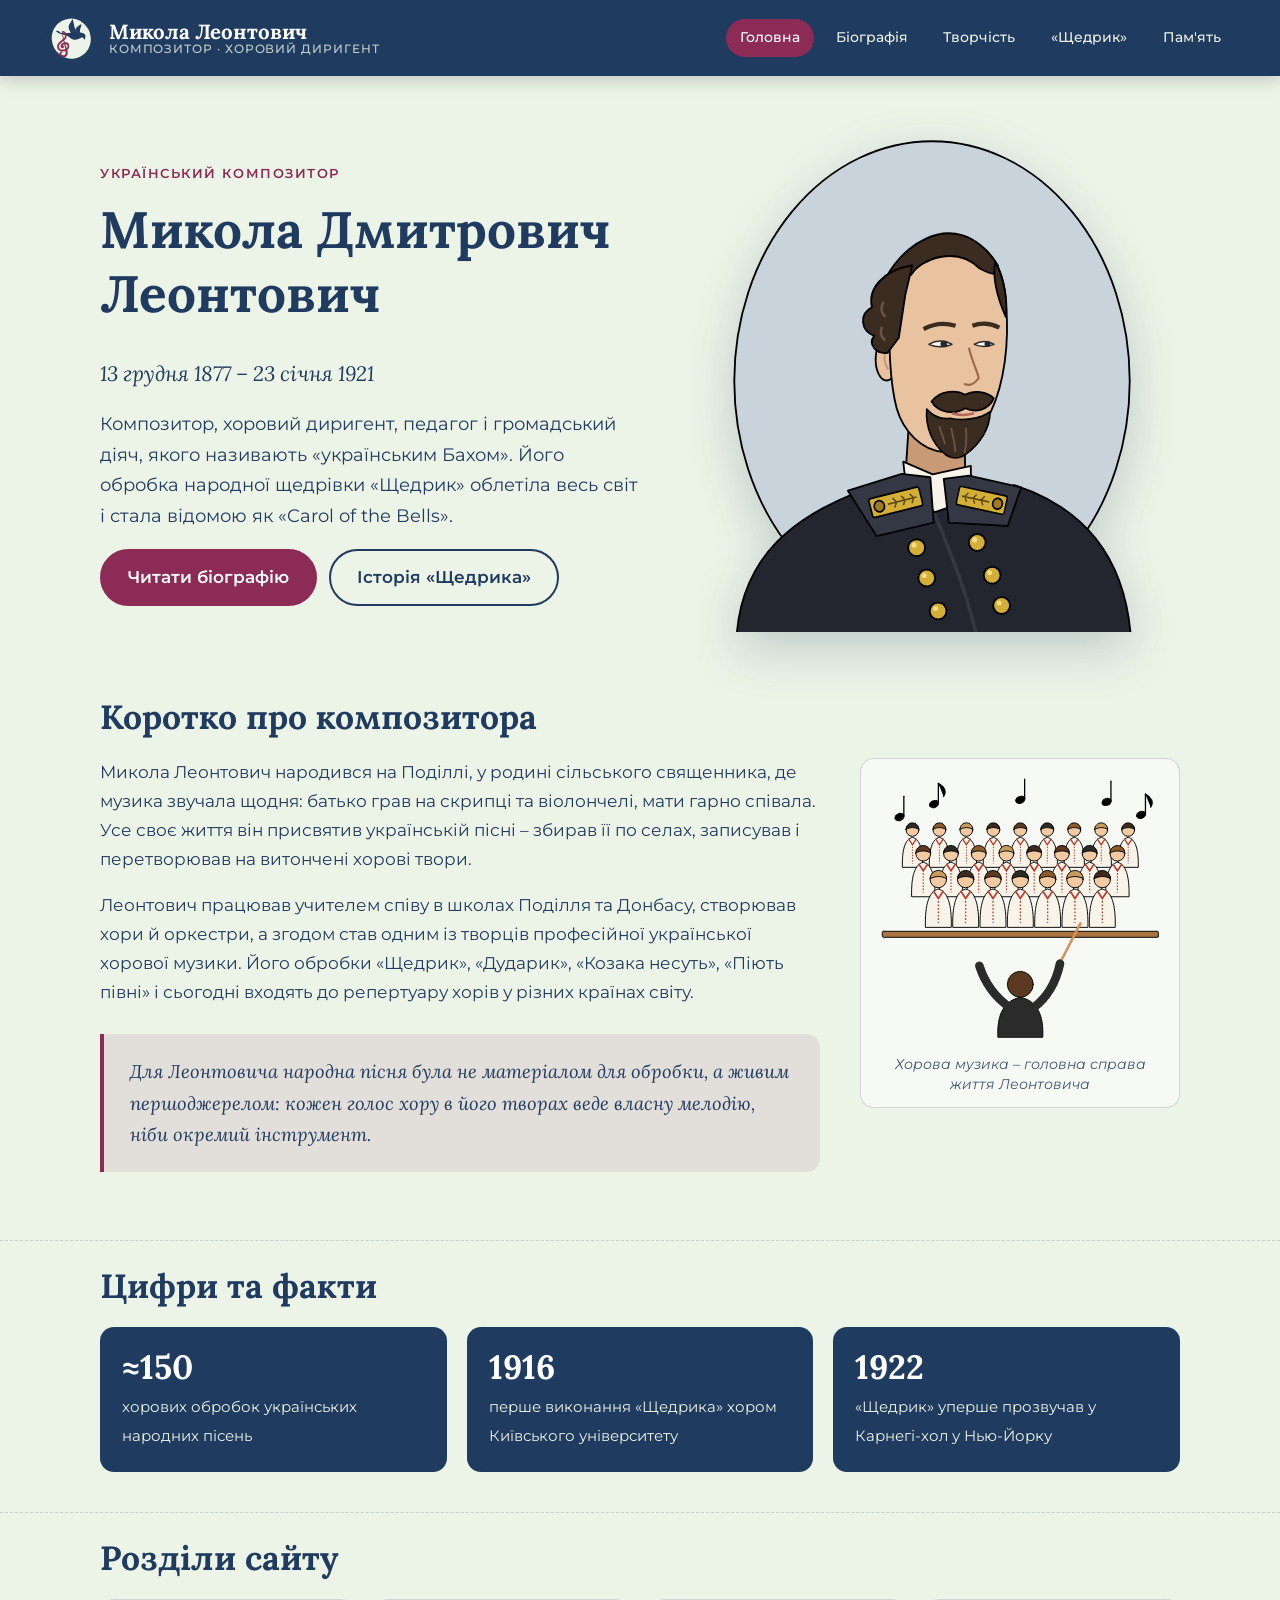
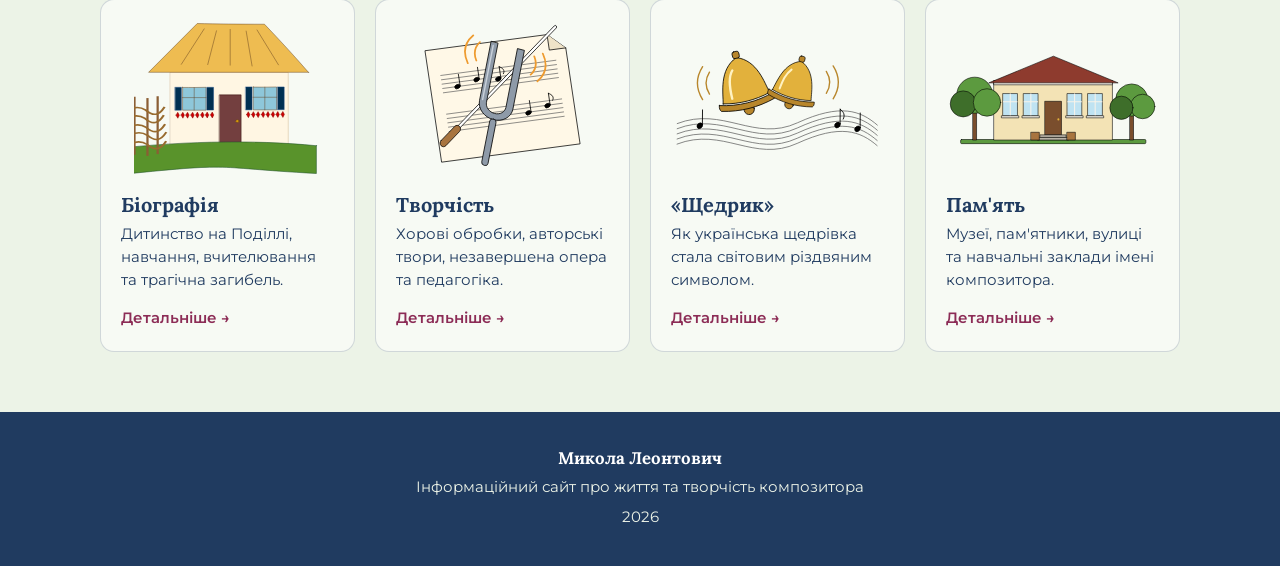
<file: index.html>
<!DOCTYPE html>
<html lang="uk">
<head>
  <meta charset="UTF-8">
  <meta name="viewport" content="width=device-width, initial-scale=1.0">
  <title>Микола Леонтович – головна</title>
  <meta name="description" content="Інформаційний сайт про українського композитора Миколу Леонтовича, автора «Щедрика».">
  <link rel="icon" href="favicon.png" type="image/png" sizes="180x180">
  <link rel="icon" href="logo.svg" type="image/svg+xml">
  <link rel="apple-touch-icon" href="favicon.png">
  <link rel="preconnect" href="https://fonts.googleapis.com">
  <link rel="preconnect" href="https://fonts.gstatic.com" crossorigin>
  <link href="https://fonts.googleapis.com/css2?family=Lora:ital,wght@0,500;0,700;1,500&family=Montserrat:wght@400;500;600;700&display=swap" rel="stylesheet">
  <link rel="stylesheet" href="css/style.css">
</head>
<body>

  <header class="header">
    <div class="container header__inner">
      <a href="index.html" class="brand">
        <img src="logo.svg" alt="Логотип сайту: ластівка зі скрипковим ключем">
        <span class="brand__name">Микола Леонтович <small>композитор · хоровий диригент</small></span>
      </a>
      <button class="burger" aria-label="Меню" aria-expanded="false"><span></span></button>
      <nav class="nav">
        <ul>
          <li><a href="index.html" class="active">Головна</a></li>
          <li><a href="biografiya.html">Біографія</a></li>
          <li><a href="tvorchist.html">Творчість</a></li>
          <li><a href="shchedryk.html">«Щедрик»</a></li>
          <li><a href="pamyat.html">Пам'ять</a></li>
        </ul>
      </nav>
    </div>
  </header>

  <main>
    <section class="hero">
      <div class="container hero__inner">
        <div>
          <span class="hero__eyebrow">Український композитор</span>
          <h1>Микола Дмитрович Леонтович</h1>
          <p class="hero__dates">13 грудня 1877 – 23 січня 1921</p>
          <p class="hero__lead">
            Композитор, хоровий диригент, педагог і громадський діяч, якого називають
            «українським Бахом». Його обробка народної щедрівки «Щедрик» облетіла весь світ
            і стала відомою як «Carol of the Bells».
          </p>
          <div class="btn-row">
            <a href="biografiya.html" class="btn">Читати біографію</a>
            <a href="shchedryk.html" class="btn btn--ghost">Історія «Щедрика»</a>
          </div>
        </div>
        <figure class="hero__photo hero__photo--art">
          <img src="portret.svg" alt="Ілюстрований портрет Миколи Леонтовича у формі викладача">
        </figure>
      </div>
    </section>

    <section class="section">
      <div class="container">
        <h2>Коротко про композитора</h2>
        <div class="split">
          <div>
            <p>
              Микола Леонтович народився на Поділлі, у родині сільського священника, де музика
              звучала щодня: батько грав на скрипці та віолончелі, мати гарно співала.
              Усе своє життя він присвятив українській пісні – збирав її по селах, записував
              і перетворював на витончені хорові твори.
            </p>
            <p>
              Леонтович працював учителем співу в школах Поділля та Донбасу, створював хори
              й оркестри, а згодом став одним із творців професійної української хорової
              музики. Його обробки «Щедрик», «Дударик», «Козака несуть», «Піють півні»
              і сьогодні входять до репертуару хорів у різних країнах світу.
            </p>
            <div class="quote">
              Для Леонтовича народна пісня була не матеріалом для обробки, а живим першоджерелом:
              кожен голос хору в його творах веде власну мелодію, ніби окремий інструмент.
            </div>
          </div>
          <figure class="figure">
            <img src="hor.svg" alt="Хор і диригент">
            <figcaption>Хорова музика – головна справа життя Леонтовича</figcaption>
          </figure>
        </div>
      </div>
    </section>

    <section class="section">
      <div class="container">
        <h2>Цифри та факти</h2>
        <div class="facts">
          <div class="fact"><strong>≈150</strong><span>хорових обробок українських народних пісень</span></div>
          <div class="fact"><strong>1916</strong><span>перше виконання «Щедрика» хором Київського університету</span></div>
          <div class="fact"><strong>1922</strong><span>«Щедрик» уперше прозвучав у Карнегі-хол у Нью-Йорку</span></div>
        </div>
      </div>
    </section>

    <section class="section">
      <div class="container">
        <h2>Розділи сайту</h2>
        <div class="cards">
          <a href="biografiya.html" class="card">
            <img src="hata.svg" alt="Українська хата">
            <h3>Біографія</h3>
            <p>Дитинство на Поділлі, навчання, вчителювання та трагічна загибель.</p>
            <span class="card__more">Детальніше →</span>
          </a>
          <a href="tvorchist.html" class="card">
            <img src="kamerton.svg" alt="Камертон і ноти">
            <h3>Творчість</h3>
            <p>Хорові обробки, авторські твори, незавершена опера та педагогіка.</p>
            <span class="card__more">Детальніше →</span>
          </a>
          <a href="shchedryk.html" class="card">
            <img src="dzvony.svg" alt="Дзвони і ноти">
            <h3>«Щедрик»</h3>
            <p>Як українська щедрівка стала світовим різдвяним символом.</p>
            <span class="card__more">Детальніше →</span>
          </a>
          <a href="pamyat.html" class="card">
            <img src="muzei.svg" alt="Будинок-музей">
            <h3>Пам'ять</h3>
            <p>Музеї, пам'ятники, вулиці та навчальні заклади імені композитора.</p>
            <span class="card__more">Детальніше →</span>
          </a>
        </div>
      </div>
    </section>
  </main>

  <footer class="footer">
    <div class="container footer__inner">
      <h3>Микола Леонтович</h3>
      <p>Інформаційний сайт про життя та творчість композитора</p>
      <p> 2026</p>
    </div>
  </footer>

  <button class="to-top" aria-label="Вгору">↑</button>
  <script src="js/main.js"></script>
</body>
</html>
</file>
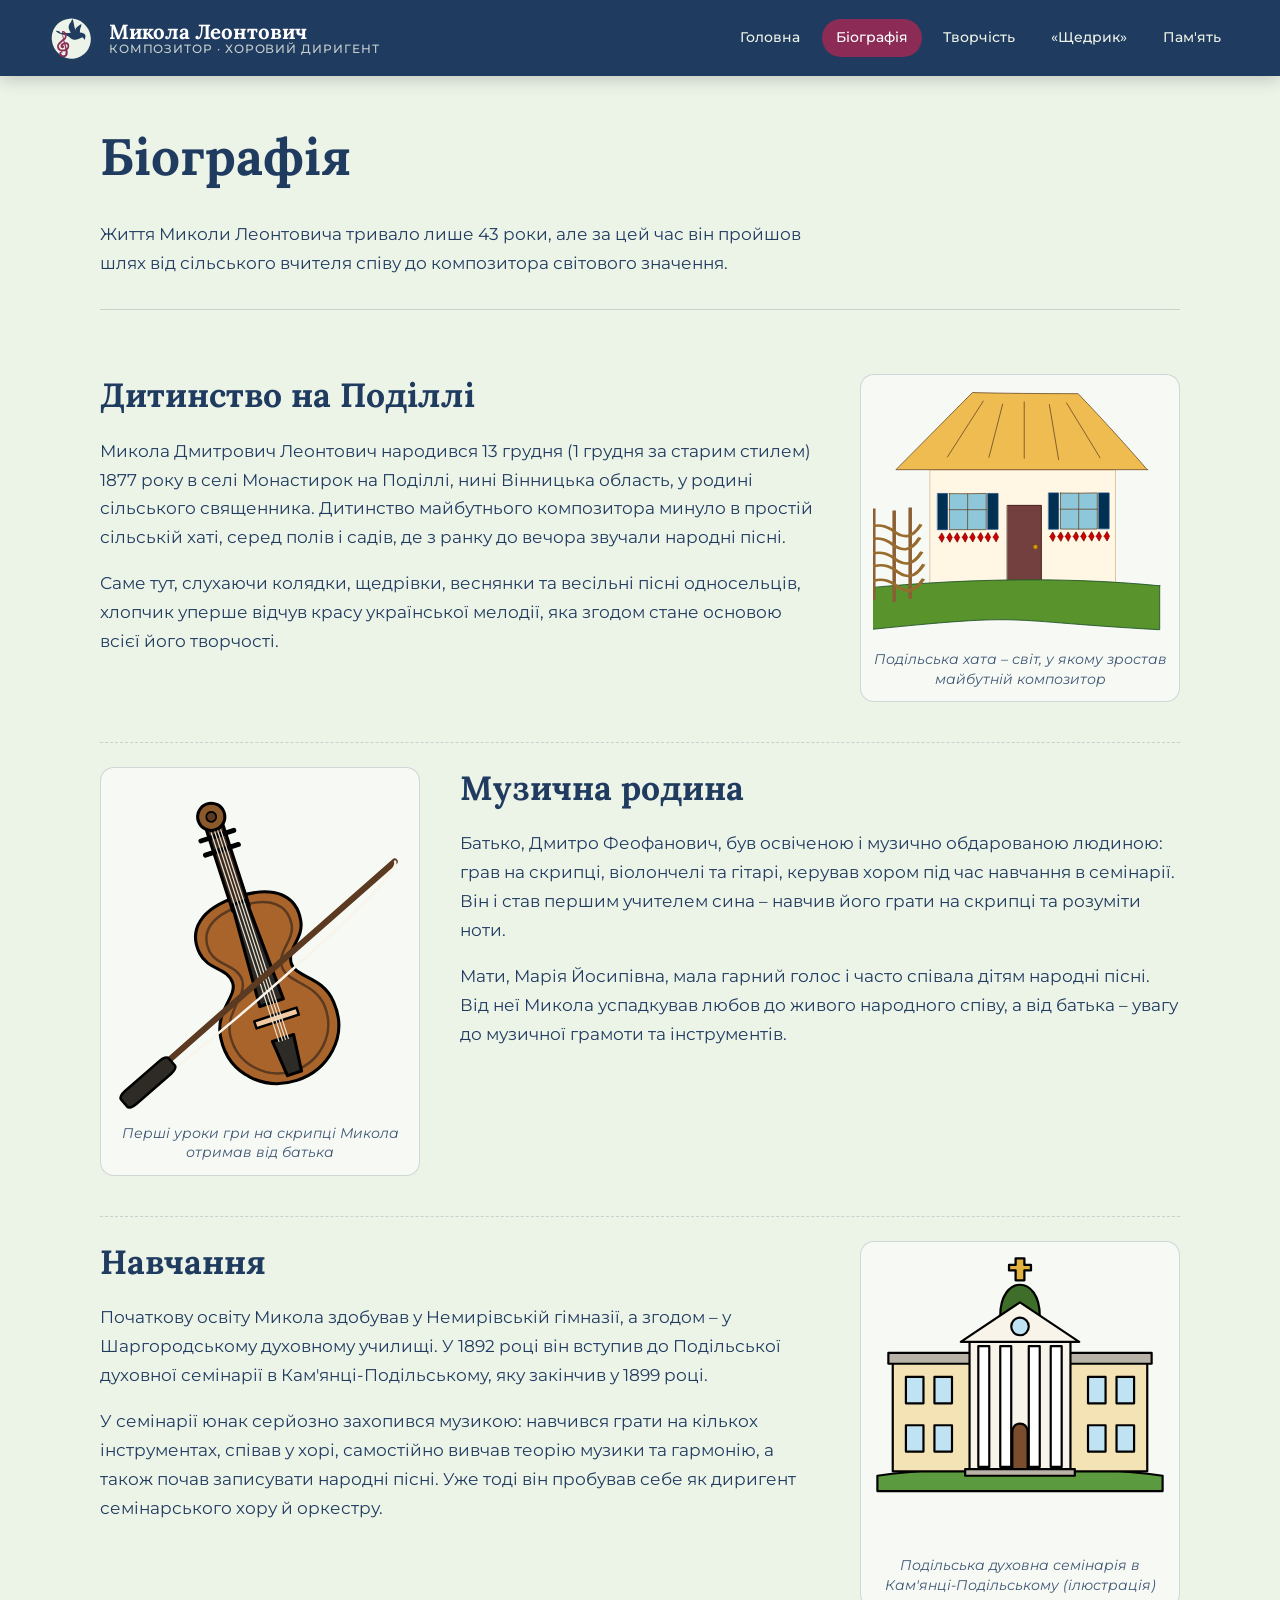
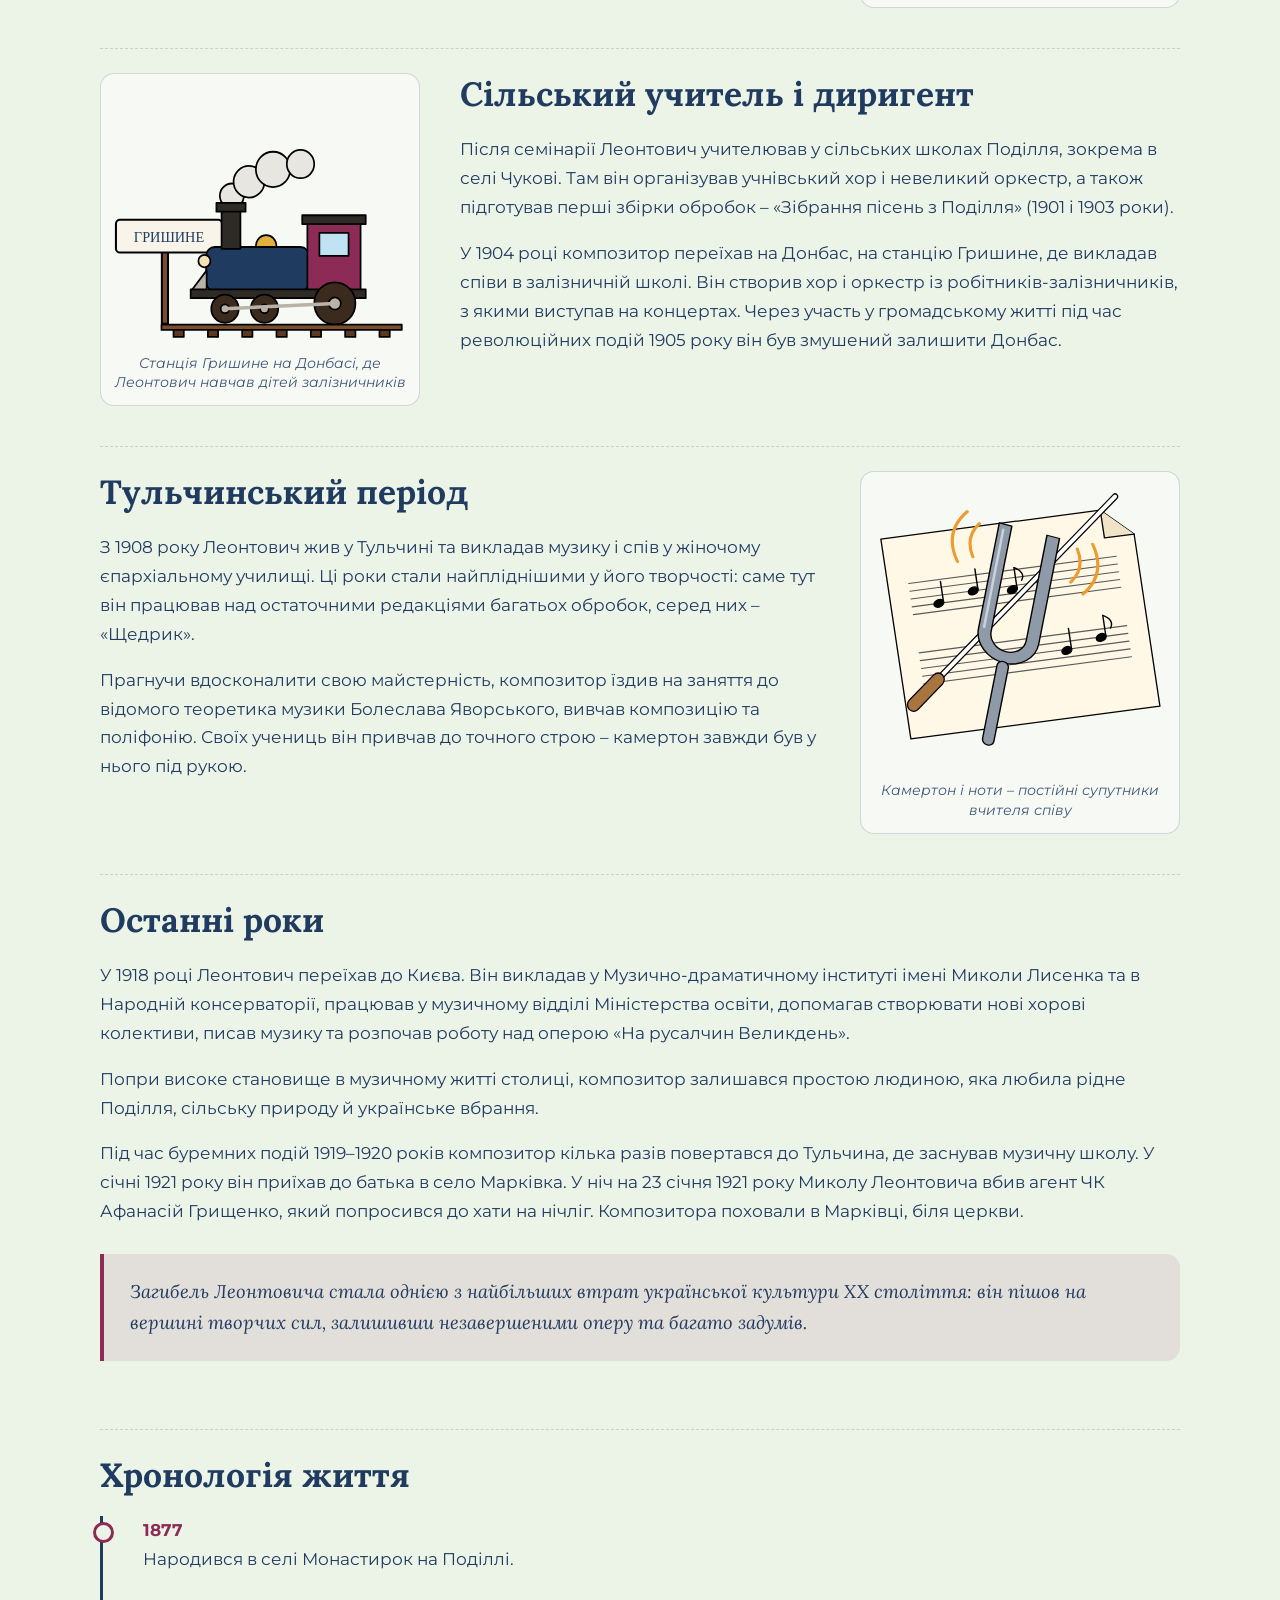
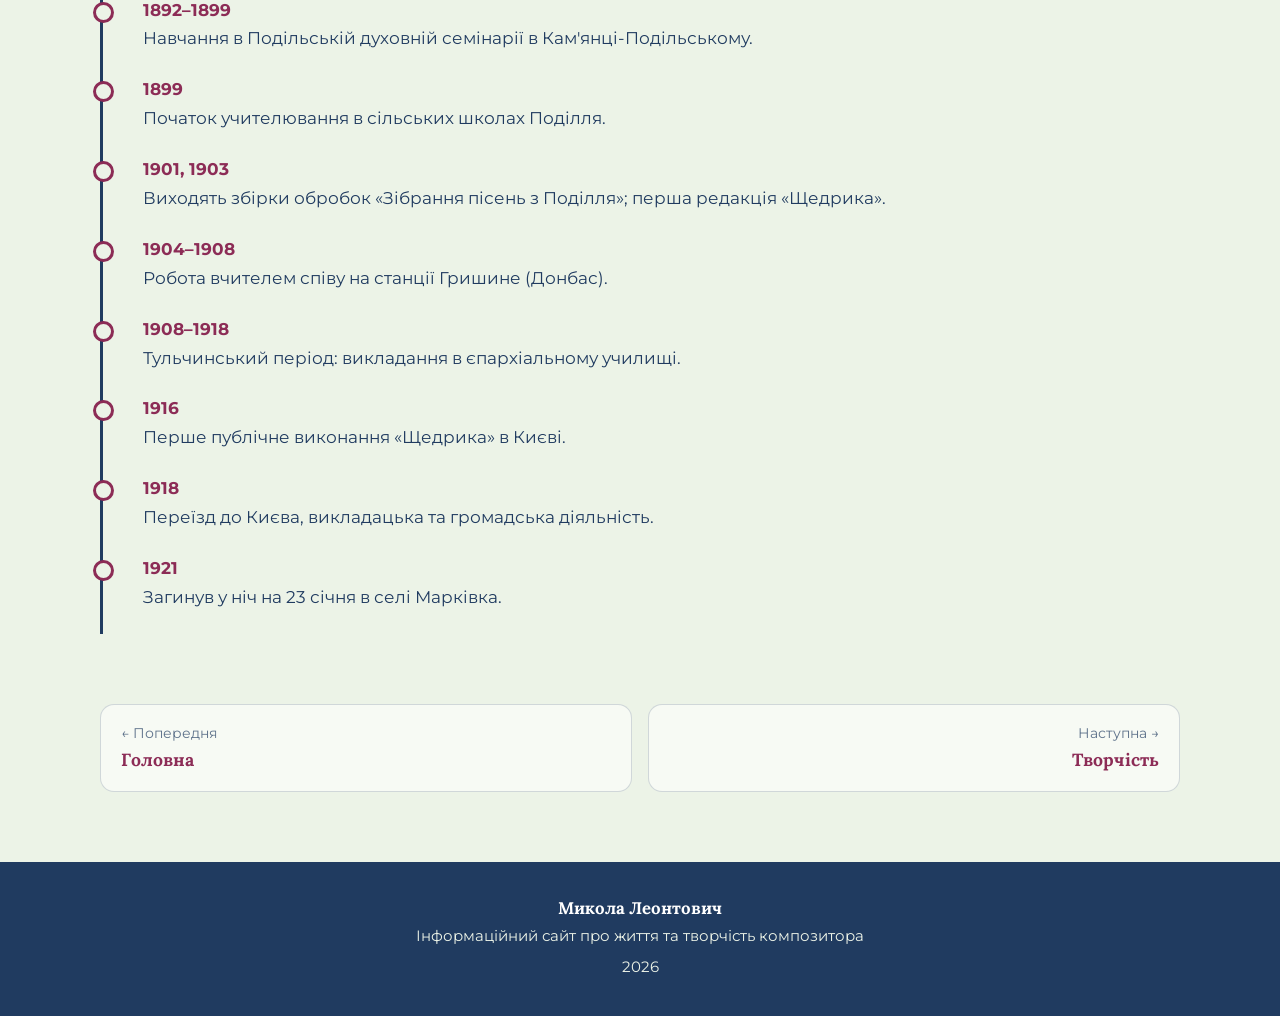
<file: biografiya.html>
<!DOCTYPE html>
<html lang="uk">
<head>
  <meta charset="UTF-8">
  <meta name="viewport" content="width=device-width, initial-scale=1.0">
  <title>Біографія – Микола Леонтович</title>
  <meta name="description" content="Біографія Миколи Леонтовича: дитинство, навчання, вчителювання, останні роки життя.">
  <link rel="icon" href="favicon.png" type="image/png" sizes="180x180">
  <link rel="icon" href="logo.svg" type="image/svg+xml">
  <link rel="apple-touch-icon" href="favicon.png">
  <link rel="preconnect" href="https://fonts.googleapis.com">
  <link rel="preconnect" href="https://fonts.gstatic.com" crossorigin>
  <link href="https://fonts.googleapis.com/css2?family=Lora:ital,wght@0,500;0,700;1,500&family=Montserrat:wght@400;500;600;700&display=swap" rel="stylesheet">
  <link rel="stylesheet" href="css/style.css">
</head>
<body>

  <header class="header">
    <div class="container header__inner">
      <a href="index.html" class="brand">
        <img src="logo.svg" alt="Логотип сайту: ластівка зі скрипковим ключем">
        <span class="brand__name">Микола Леонтович <small>композитор · хоровий диригент</small></span>
      </a>
      <button class="burger" aria-label="Меню" aria-expanded="false"><span></span></button>
      <nav class="nav">
        <ul>
          <li><a href="index.html">Головна</a></li>
          <li><a href="biografiya.html" class="active">Біографія</a></li>
          <li><a href="tvorchist.html">Творчість</a></li>
          <li><a href="shchedryk.html">«Щедрик»</a></li>
          <li><a href="pamyat.html">Пам'ять</a></li>
        </ul>
      </nav>
    </div>
  </header>

  <main class="container">
    <div class="page-head page-head--split">
      <div>
        <h1>Біографія</h1>
        <p>Життя Миколи Леонтовича тривало лише 43 роки, але за цей час він пройшов шлях від
          сільського вчителя співу до композитора світового значення.</p>
      </div>
     
    </div>

    <section class="section" id="dytynstvo">
      <div class="split">
        <div>
          <h2>Дитинство на Поділлі</h2>
          <p>
            Микола Дмитрович Леонтович народився 13 грудня (1 грудня за старим стилем) 1877 року
            в селі Монастирок на Поділлі, нині Вінницька область, у родині сільського священника.
            Дитинство майбутнього композитора минуло в простій сільській хаті, серед полів і садів,
            де з ранку до вечора звучали народні пісні.
          </p>
          <p>
            Саме тут, слухаючи колядки, щедрівки, веснянки та весільні пісні односельців,
            хлопчик уперше відчув красу української мелодії, яка згодом стане основою всієї його
            творчості.
          </p>
        </div>
        <figure class="figure">
          <img src="hata.svg" alt="Українська хата з квітучим тином">
          <figcaption>Подільська хата – світ, у якому зростав майбутній композитор</figcaption>
        </figure>
      </div>
    </section>

    <section class="section" id="rodyna">
      <div class="split split--reverse">
        <figure class="figure">
          <img src="skrypka.svg" alt="Скрипка зі смичком">
          <figcaption>Перші уроки гри на скрипці Микола отримав від батька</figcaption>
        </figure>
        <div>
          <h2>Музична родина</h2>
          <p>
            Батько, Дмитро Феофанович, був освіченою і музично обдарованою людиною: грав на скрипці,
            віолончелі та гітарі, керував хором під час навчання в семінарії. Він і став першим
            учителем сина – навчив його грати на скрипці та розуміти ноти.
          </p>
          <p>
            Мати, Марія Йосипівна, мала гарний голос і часто співала дітям народні пісні.
            Від неї Микола успадкував любов до живого народного співу, а від батька – увагу
            до музичної грамоти та інструментів.
          </p>
        </div>
      </div>
    </section>

    <section class="section" id="navchannya">
      <div class="split">
        <div>
          <h2>Навчання</h2>
          <p>
            Початкову освіту Микола здобував у Немирівській гімназії, а згодом – у Шаргородському
            духовному училищі. У 1892 році він вступив до Подільської духовної семінарії
            в Кам'янці-Подільському, яку закінчив у 1899 році.
          </p>
          <p>
            У семінарії юнак серйозно захопився музикою: навчився грати на кількох інструментах,
            співав у хорі, самостійно вивчав теорію музики та гармонію, а також почав записувати
            народні пісні. Уже тоді він пробував себе як диригент семінарського хору й оркестру.
          </p>
        </div>
        <figure class="figure">
          <img src="seminariya.svg" alt="Будівля семінарії та розгорнута книга">
          <figcaption>Подільська духовна семінарія в Кам'янці-Подільському (ілюстрація)</figcaption>
        </figure>
      </div>
    </section>

    <section class="section" id="vchytel">
      <div class="split split--reverse">
        <figure class="figure">
          <img src="potyag.svg" alt="Паротяг на станції Гришине">
          <figcaption>Станція Гришине на Донбасі, де Леонтович навчав дітей залізничників</figcaption>
        </figure>
        <div>
          <h2>Сільський учитель і диригент</h2>
          <p>
            Після семінарії Леонтович учителював у сільських школах Поділля, зокрема в селі Чукові.
            Там він організував учнівський хор і невеликий оркестр, а також підготував перші
            збірки обробок – «Зібрання пісень з Поділля» (1901 і 1903 роки).
          </p>
          <p>
            У 1904 році композитор переїхав на Донбас, на станцію Гришине, де викладав співи
            в залізничній школі. Він створив хор і оркестр із робітників-залізничників, з якими
            виступав на концертах. Через участь у громадському житті під час революційних подій
            1905 року він був змушений залишити Донбас.
          </p>
        </div>
      </div>
    </section>

    <section class="section" id="tulchyn">
      <div class="split">
        <div>
          <h2>Тульчинський період</h2>
          <p>
            З 1908 року Леонтович жив у Тульчині та викладав музику і спів у жіночому єпархіальному
            училищі. Ці роки стали найпліднішими у його творчості: саме тут він працював над
            остаточними редакціями багатьох обробок, серед них – «Щедрик».
          </p>
          <p>
            Прагнучи вдосконалити свою майстерність, композитор їздив на заняття до відомого
            теоретика музики Болеслава Яворського, вивчав композицію та поліфонію. Своїх учениць
            він привчав до точного строю – камертон завжди був у нього під рукою.
          </p>
        </div>
        <figure class="figure">
          <img src="kamerton.svg" alt="Камертон, диригентська паличка і ноти">
          <figcaption>Камертон і ноти – постійні супутники вчителя співу</figcaption>
        </figure>
      </div>
    </section>

    <section class="section" id="ostanni-roky">
      
        <div>
          <h2>Останні роки</h2>
          <p>
            У 1918 році Леонтович переїхав до Києва. Він викладав у Музично-драматичному інституті
            імені Миколи Лисенка та в Народній консерваторії, працював у музичному відділі
            Міністерства освіти, допомагав створювати нові хорові колективи, писав музику та
            розпочав роботу над оперою «На русалчин Великдень».
          </p>
          <p>
            Попри високе становище в музичному житті столиці, композитор залишався простою
            людиною, яка любила рідне Поділля, сільську природу й українське вбрання.
          </p>
        </div>
        
      
      <p>
        Під час буремних подій 1919–1920 років композитор кілька разів повертався до Тульчина,
        де заснував музичну школу. У січні 1921 року він приїхав до батька в село Марківка.
        У ніч на 23 січня 1921 року Миколу Леонтовича вбив агент ЧК Афанасій Грищенко, який
        попросився до хати на нічліг. Композитора поховали в Марківці, біля церкви.
      </p>
      <div class="quote">
        Загибель Леонтовича стала однією з найбільших втрат української культури XX століття:
        він пішов на вершині творчих сил, залишивши незавершеними оперу та багато задумів.
      </div>
    </section>

    <section class="section" id="khronologiya">
      <h2>Хронологія життя</h2>
      <ol class="timeline">
        <li><time>1877</time>Народився в селі Монастирок на Поділлі.</li>
        <li><time>1892–1899</time>Навчання в Подільській духовній семінарії в Кам'янці-Подільському.</li>
        <li><time>1899</time>Початок учителювання в сільських школах Поділля.</li>
        <li><time>1901, 1903</time>Виходять збірки обробок «Зібрання пісень з Поділля»; перша редакція «Щедрика».</li>
        <li><time>1904–1908</time>Робота вчителем співу на станції Гришине (Донбас).</li>
        <li><time>1908–1918</time>Тульчинський період: викладання в єпархіальному училищі.</li>
        <li><time>1916</time>Перше публічне виконання «Щедрика» в Києві.</li>
        <li><time>1918</time>Переїзд до Києва, викладацька та громадська діяльність.</li>
        <li><time>1921</time>Загинув у ніч на 23 січня в селі Марківка.</li>
      </ol>
    </section>

    <nav class="pager">
      <a href="index.html"><small>← Попередня</small><b>Головна</b></a>
      <a href="tvorchist.html" class="next"><small>Наступна →</small><b>Творчість</b></a>
    </nav>
  </main>

  <footer class="footer">
    <div class="container footer__inner">
      <h3>Микола Леонтович</h3>
      <p>Інформаційний сайт про життя та творчість композитора</p>
      <p> 2026</p>
    </div>
  </footer>

  <button class="to-top" aria-label="Вгору">↑</button>
  <script src="js/main.js"></script>
</body>
</html>
</file>
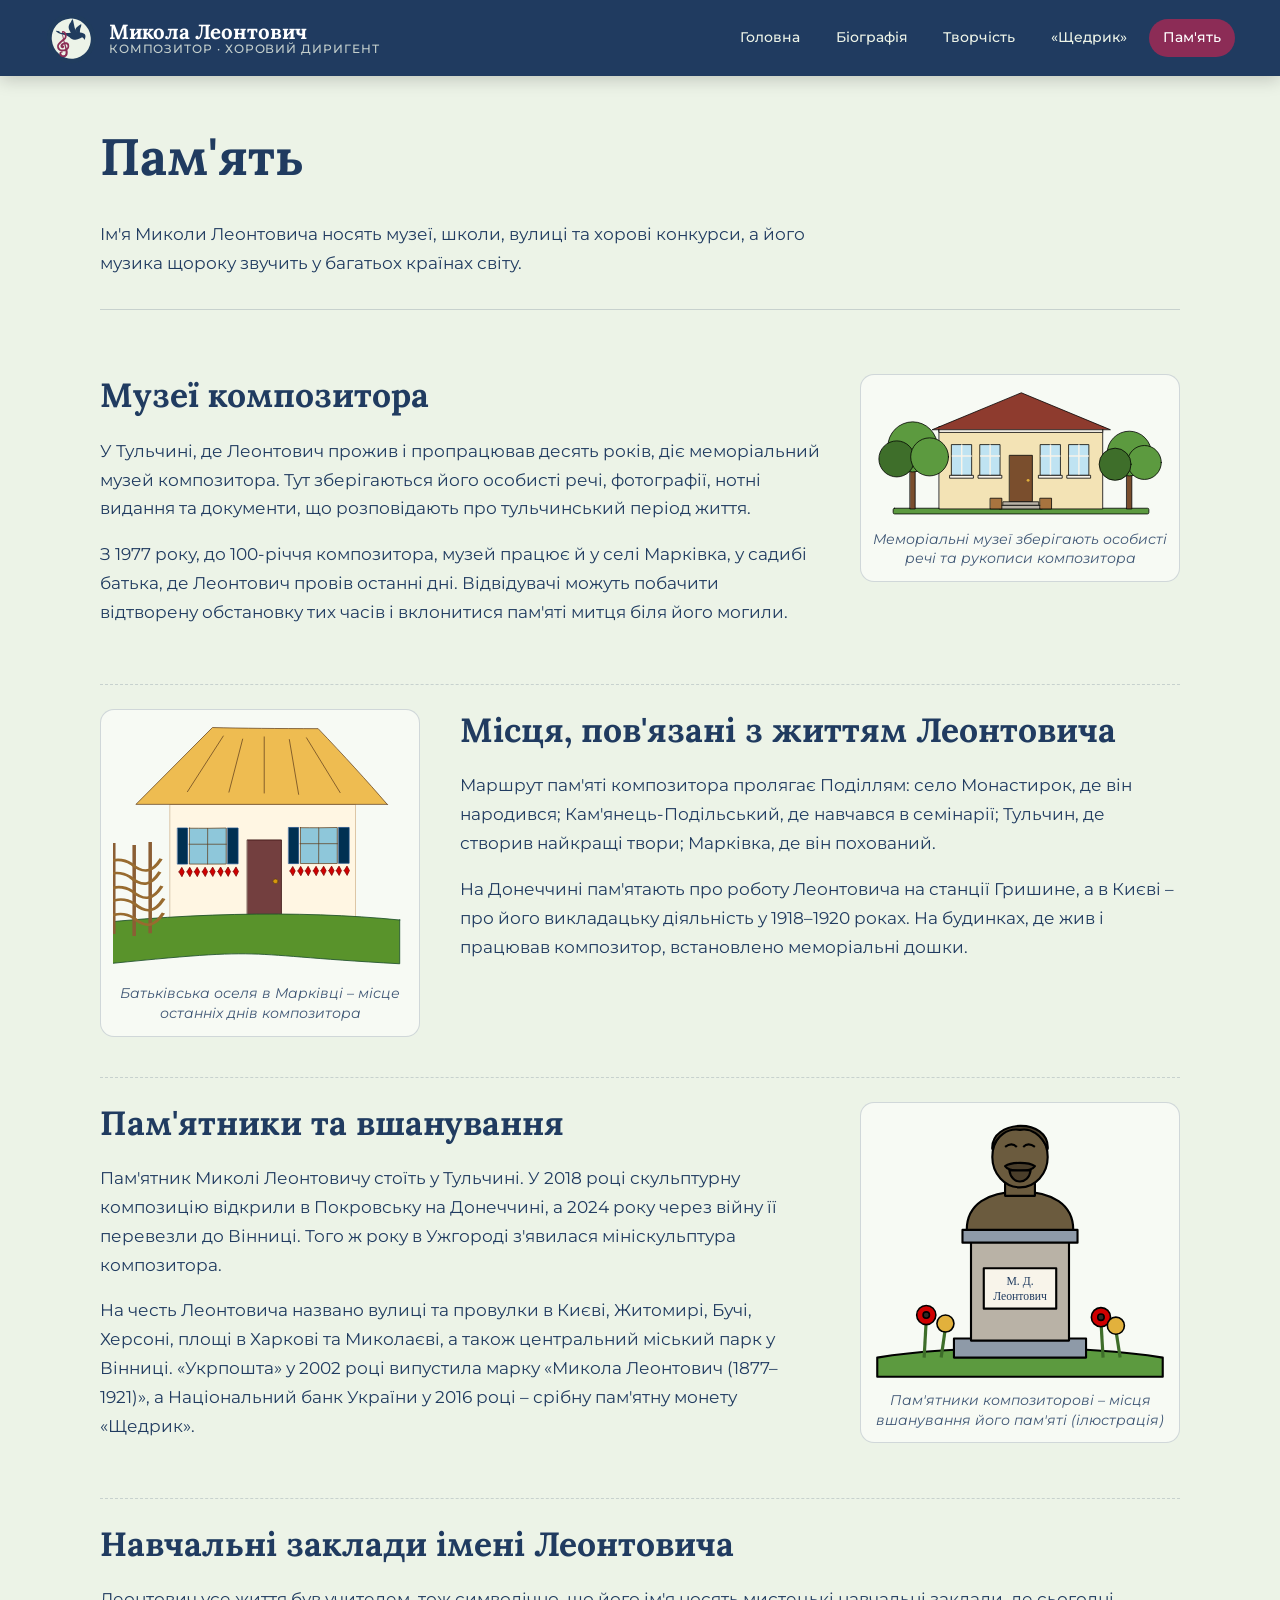
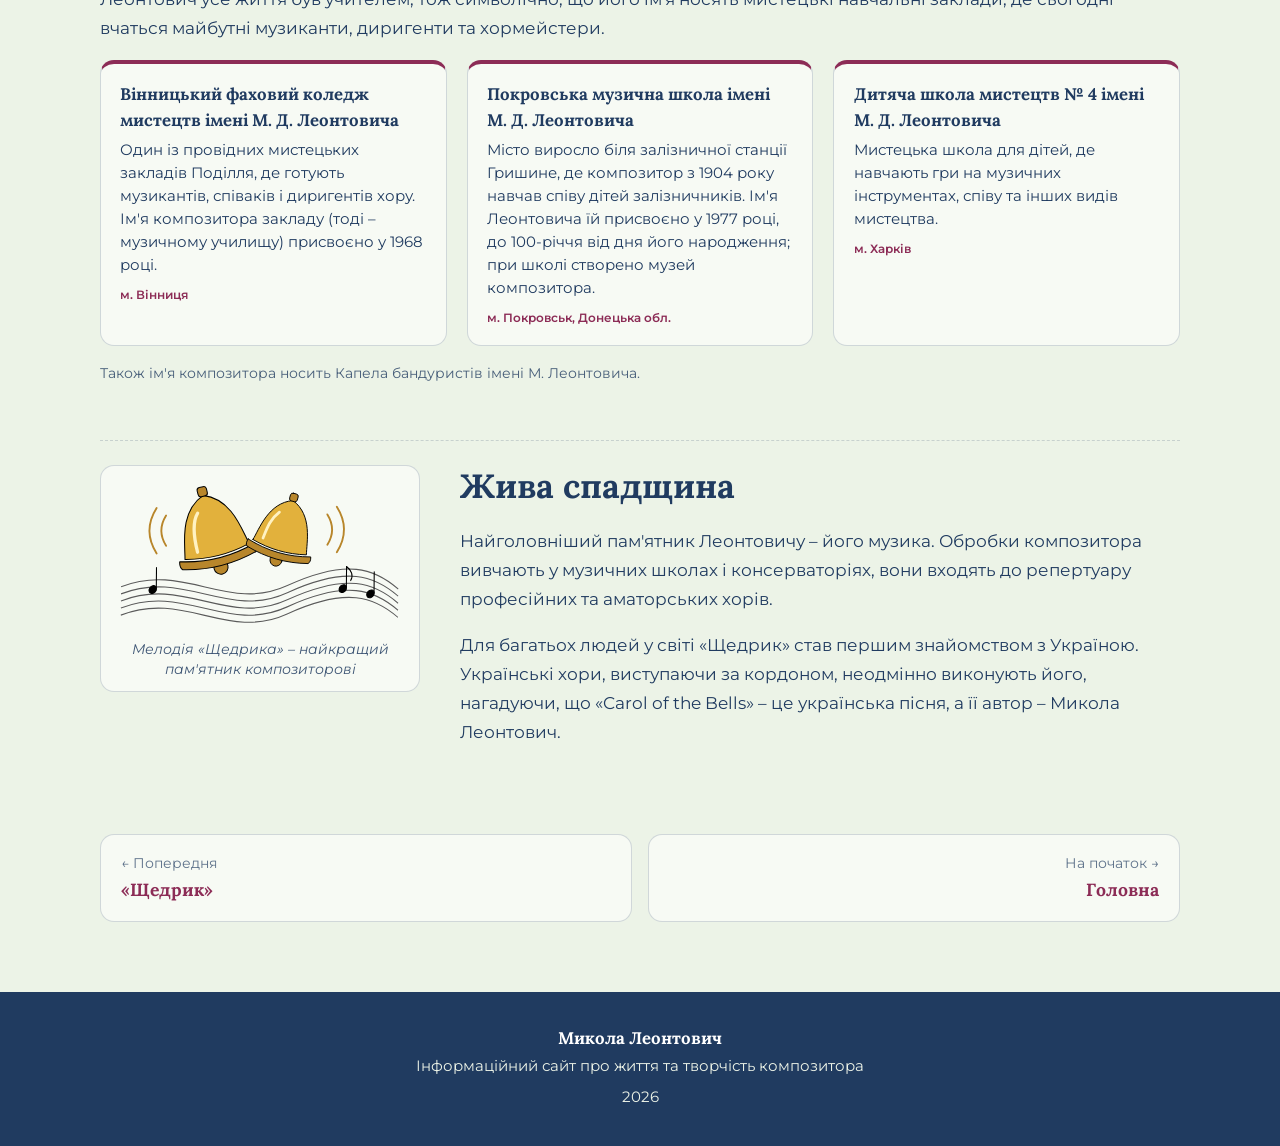
<file: pamyat.html>
<!DOCTYPE html>
<html lang="uk">
<head>
  <meta charset="UTF-8">
  <meta name="viewport" content="width=device-width, initial-scale=1.0">
  <title>Пам'ять – Микола Леонтович</title>
  <meta name="description" content="Вшанування пам'яті Миколи Леонтовича: музеї, пам'ятники, вулиці, навчальні заклади.">
  <link rel="icon" href="favicon.png" type="image/png" sizes="180x180">
  <link rel="icon" href="logo.svg" type="image/svg+xml">
  <link rel="apple-touch-icon" href="favicon.png">
  <link rel="preconnect" href="https://fonts.googleapis.com">
  <link rel="preconnect" href="https://fonts.gstatic.com" crossorigin>
  <link href="https://fonts.googleapis.com/css2?family=Lora:ital,wght@0,500;0,700;1,500&family=Montserrat:wght@400;500;600;700&display=swap" rel="stylesheet">
  <link rel="stylesheet" href="css/style.css">
</head>
<body>

  <header class="header">
    <div class="container header__inner">
      <a href="index.html" class="brand">
        <img src="logo.svg" alt="Логотип сайту: ластівка зі скрипковим ключем">
        <span class="brand__name">Микола Леонтович <small>композитор · хоровий диригент</small></span>
      </a>
      <button class="burger" aria-label="Меню" aria-expanded="false"><span></span></button>
      <nav class="nav">
        <ul>
          <li><a href="index.html">Головна</a></li>
          <li><a href="biografiya.html">Біографія</a></li>
          <li><a href="tvorchist.html">Творчість</a></li>
          <li><a href="shchedryk.html">«Щедрик»</a></li>
          <li><a href="pamyat.html" class="active">Пам'ять</a></li>
        </ul>
      </nav>
    </div>
  </header>

  <main class="container">
    <div class="page-head">
      <h1>Пам'ять</h1>
      <p>Ім'я Миколи Леонтовича носять музеї, школи, вулиці та хорові конкурси, а його музика
        щороку звучить у багатьох країнах світу.</p>
    </div>

    <section class="section" id="muzei">
      <div class="split">
        <div>
          <h2>Музеї композитора</h2>
          <p>
            У Тульчині, де Леонтович прожив і пропрацював десять років, діє меморіальний
            музей композитора. Тут зберігаються його особисті речі, фотографії, нотні видання
            та документи, що розповідають про тульчинський період життя.
          </p>
          <p>
            З 1977 року, до 100-річчя композитора, музей працює й у селі Марківка, у садибі батька, де Леонтович
            провів останні дні. Відвідувачі можуть побачити відтворену обстановку тих часів
            і вклонитися пам'яті митця біля його могили.
          </p>
        </div>
        <figure class="figure">
          <img src="muzei.svg" alt="Будинок-музей серед дерев">
          <figcaption>Меморіальні музеї зберігають особисті речі та рукописи композитора</figcaption>
        </figure>
      </div>
    </section>

    <section class="section" id="markivka">
      <div class="split split--reverse">
        <figure class="figure">
          <img src="hata.svg" alt="Українська хата">
          <figcaption>Батьківська оселя в Марківці – місце останніх днів композитора</figcaption>
        </figure>
        <div>
          <h2>Місця, пов'язані з життям Леонтовича</h2>
          <p>
            Маршрут пам'яті композитора пролягає Поділлям: село Монастирок, де він народився;
            Кам'янець-Подільський, де навчався в семінарії; Тульчин, де створив найкращі твори;
            Марківка, де він похований.
          </p>
          <p>
            На Донеччині пам'ятають про роботу Леонтовича на станції Гришине, а в Києві –
            про його викладацьку діяльність у 1918–1920 роках. На будинках, де жив і працював
            композитор, встановлено меморіальні дошки.
          </p>
        </div>
      </div>
    </section>

    <section class="section" id="pamyatnyky">
      <div class="split">
        <div>
          <h2>Пам'ятники та вшанування</h2>
          <p>
            Пам'ятник Миколі Леонтовичу стоїть у Тульчині. У 2018 році скульптурну композицію
            відкрили в Покровську на Донеччині, а 2024 року через війну її перевезли до Вінниці.
            Того ж року в Ужгороді з'явилася мініскульптура композитора.
          </p>
          <p>
            На честь Леонтовича названо вулиці та провулки в Києві, Житомирі, Бучі, Херсоні,
            площі в Харкові та Миколаєві, а також центральний міський парк у Вінниці.
            «Укрпошта» у 2002 році випустила марку «Микола Леонтович (1877–1921)», а
            Національний банк України у 2016 році – срібну пам'ятну монету «Щедрик».
          </p>
        </div>
        <figure class="figure">
          <img src="pamyatnyk.svg" alt="Пам'ятник-погруддя композитора з квітами">
          <figcaption>Пам'ятники композиторові – місця вшанування його пам'яті (ілюстрація)</figcaption>
        </figure>
      </div>
    </section>

    <section class="section" id="zaklady">
      <h2>Навчальні заклади імені Леонтовича</h2>
      <p>
        Леонтович усе життя був учителем, тож символічно, що його ім'я носять мистецькі навчальні
        заклади, де сьогодні вчаться майбутні музиканти, диригенти та хормейстери.
      </p>
      <ul class="schools">
        <li>
          <b>Вінницький фаховий коледж мистецтв імені М. Д. Леонтовича</b>
          Один із провідних мистецьких закладів Поділля, де готують музикантів, співаків
          і диригентів хору. Ім'я композитора закладу (тоді – музичному училищу) присвоєно у 1968 році.
          <small>м. Вінниця</small>
        </li>
        <li>
          <b>Покровська музична школа імені М. Д. Леонтовича</b>
          Місто виросло біля залізничної станції Гришине, де композитор з 1904 року
          навчав співу дітей залізничників. Ім'я Леонтовича їй присвоєно у 1977 році, до 100-річчя від дня
          його народження; при школі створено музей композитора.
          <small>м. Покровськ, Донецька обл.</small>
        </li>
        <li>
          <b>Дитяча школа мистецтв № 4 імені М. Д. Леонтовича</b>
          Мистецька школа для дітей, де навчають гри на музичних інструментах, співу
          та інших видів мистецтва.
          <small>м. Харків</small>
        </li>
      </ul>
      <p class="note">Також ім'я композитора носить Капела бандуристів імені М. Леонтовича.</p>
    </section>

    <section class="section" id="dzvony">
      <div class="split split--reverse">
        <figure class="figure">
          <img src="dzvony.svg" alt="Дзвони і ноти">
          <figcaption>Мелодія «Щедрика» – найкращий пам'ятник композиторові</figcaption>
        </figure>
        <div>
          <h2>Жива спадщина</h2>
          <p>
            Найголовніший пам'ятник Леонтовичу – його музика. Обробки композитора вивчають
            у музичних школах і консерваторіях, вони входять до репертуару професійних та
            аматорських хорів.
          </p>
          <p>
            Для багатьох людей у світі «Щедрик» став першим знайомством з Україною. Українські
            хори, виступаючи за кордоном, неодмінно виконують його, нагадуючи, що «Carol of
            the Bells» – це українська пісня, а її автор – Микола Леонтович.
          </p>
        </div>
      </div>
    </section>

    <nav class="pager">
      <a href="shchedryk.html"><small>← Попередня</small><b>«Щедрик»</b></a>
      <a href="index.html" class="next"><small>На початок →</small><b>Головна</b></a>
    </nav>
  </main>

  <footer class="footer">
    <div class="container footer__inner">
      <h3>Микола Леонтович</h3>
      <p>Інформаційний сайт про життя та творчість композитора</p>
      <p> 2026</p>
    </div>
  </footer>

  <button class="to-top" aria-label="Вгору">↑</button>
  <script src="js/main.js"></script>
</body>
</html>
</file>
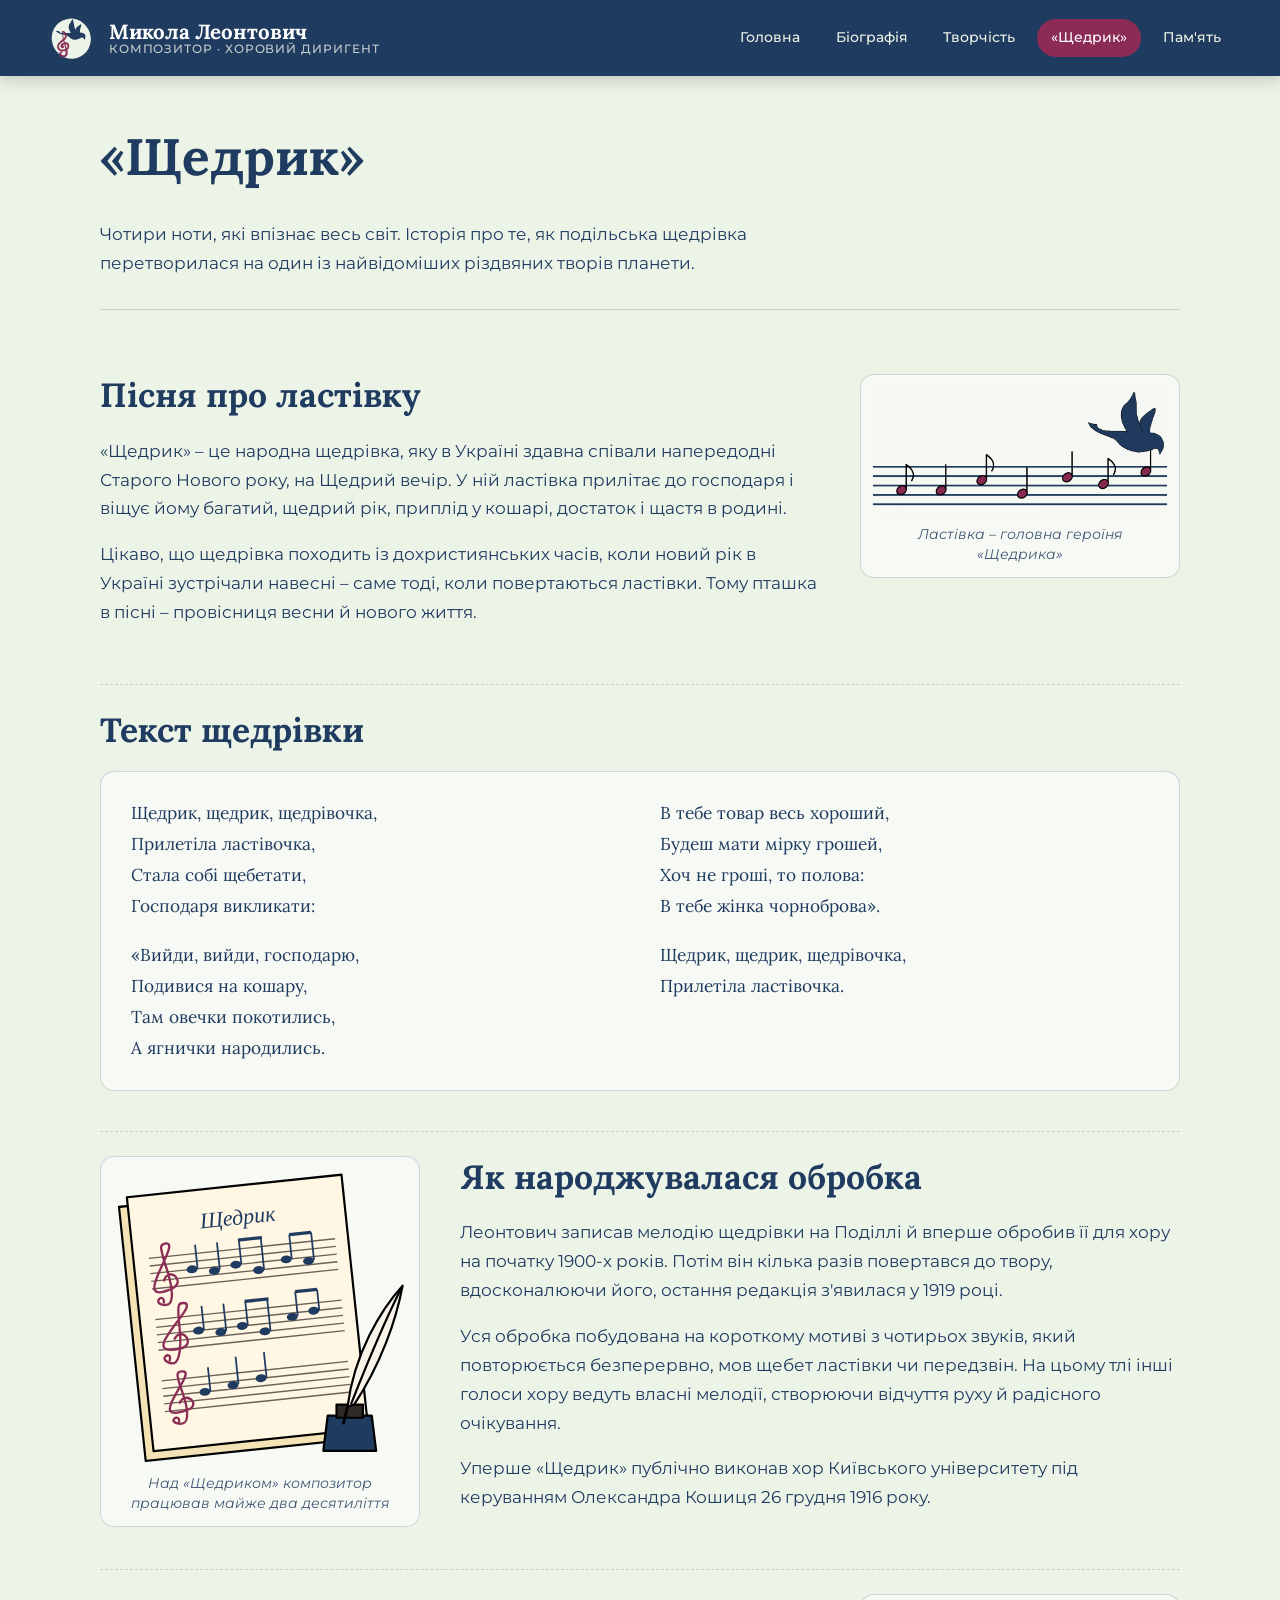
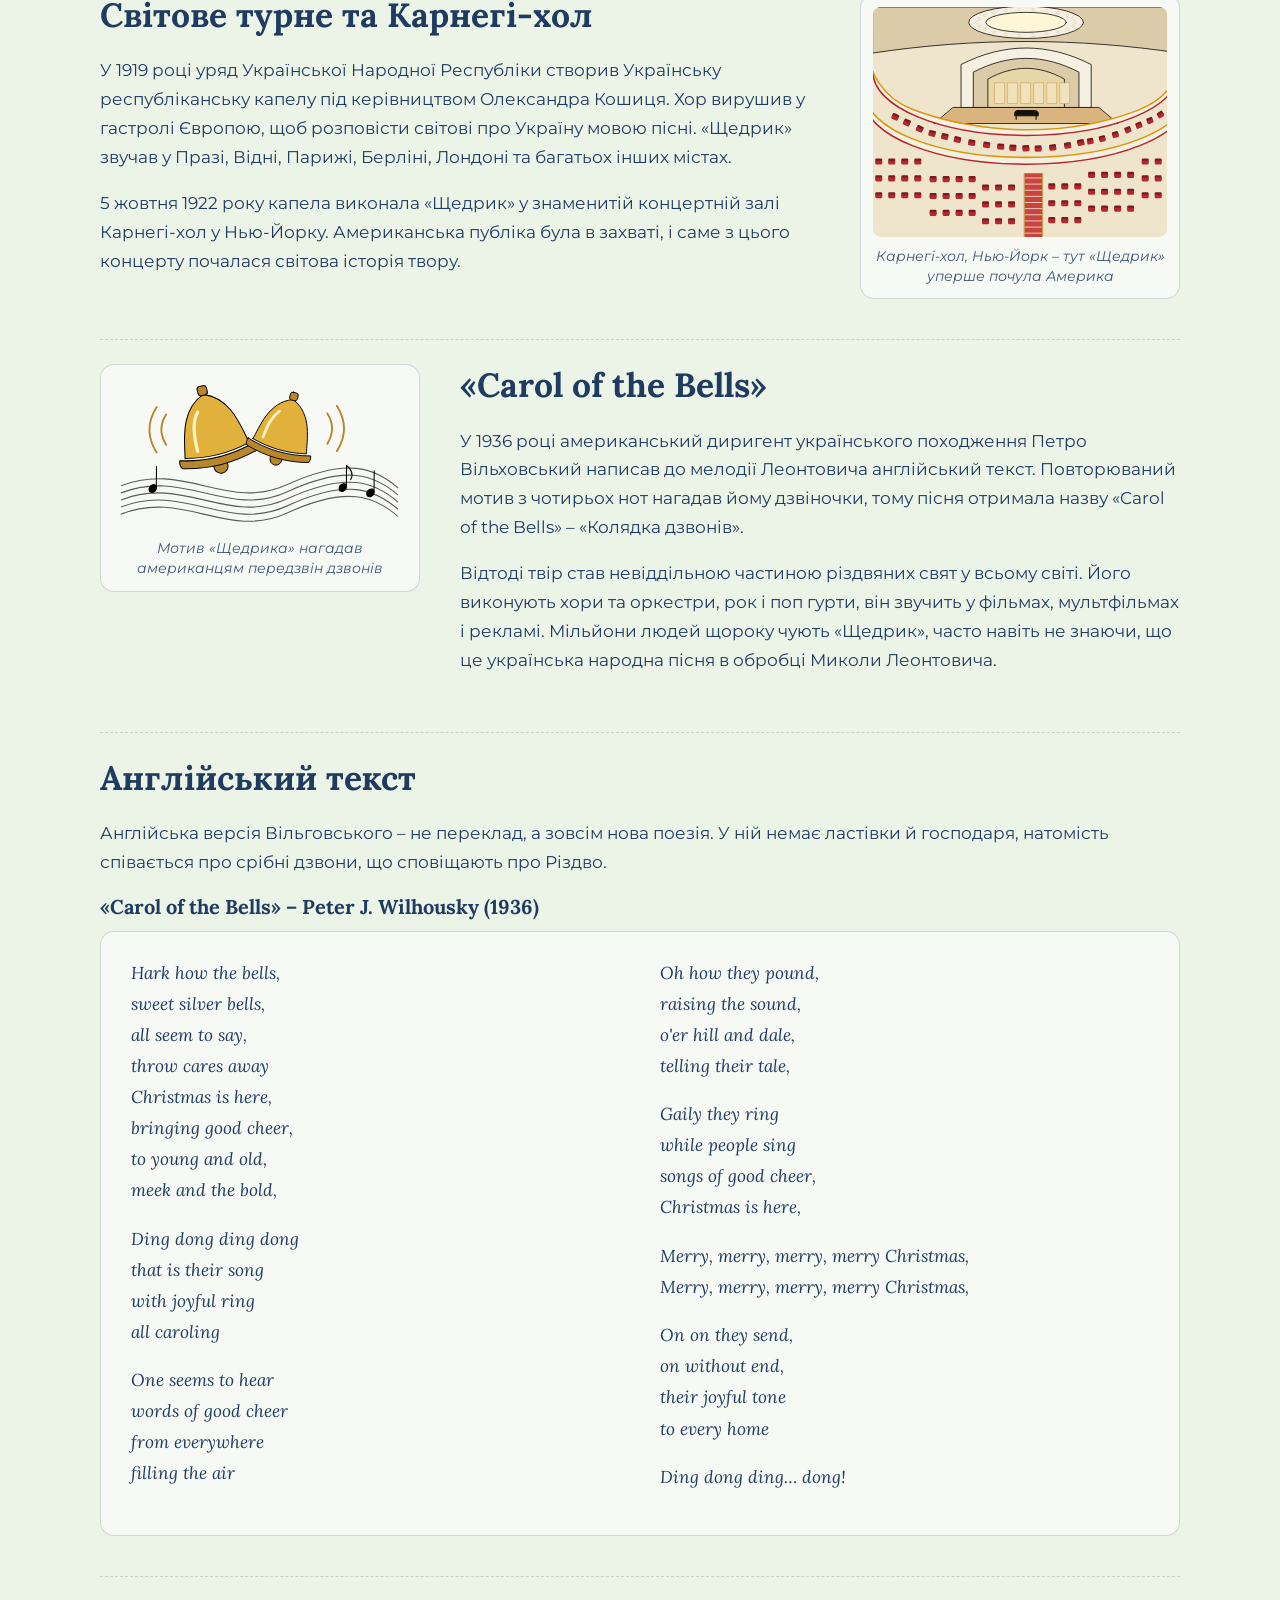
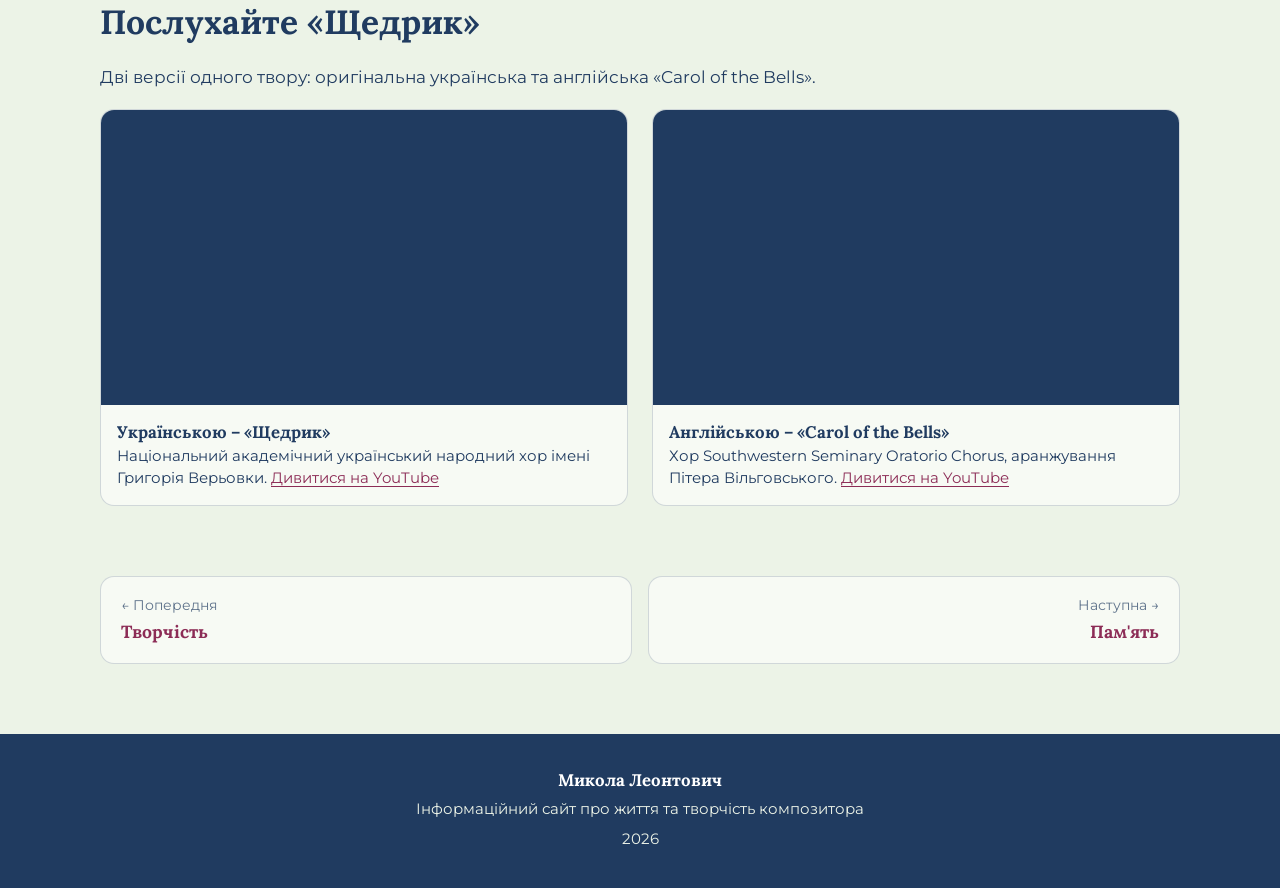
<file: shchedryk.html>
<!DOCTYPE html>
<html lang="uk">
<head>
  <meta charset="UTF-8">
  <meta name="viewport" content="width=device-width, initial-scale=1.0">
  <title>«Щедрик» – Микола Леонтович</title>
  <meta name="description" content="Історія «Щедрика» Миколи Леонтовича: від подільської щедрівки до «Carol of the Bells».">
  <link rel="icon" href="favicon.png" type="image/png" sizes="180x180">
  <link rel="icon" href="logo.svg" type="image/svg+xml">
  <link rel="apple-touch-icon" href="favicon.png">
  <link rel="preconnect" href="https://fonts.googleapis.com">
  <link rel="preconnect" href="https://fonts.gstatic.com" crossorigin>
  <link href="https://fonts.googleapis.com/css2?family=Lora:ital,wght@0,500;0,700;1,500&family=Montserrat:wght@400;500;600;700&display=swap" rel="stylesheet">
  <link rel="stylesheet" href="css/style.css">
</head>
<body>

  <header class="header">
    <div class="container header__inner">
      <a href="index.html" class="brand">
        <img src="logo.svg" alt="Логотип сайту: ластівка зі скрипковим ключем">
        <span class="brand__name">Микола Леонтович <small>композитор · хоровий диригент</small></span>
      </a>
      <button class="burger" aria-label="Меню" aria-expanded="false"><span></span></button>
      <nav class="nav">
        <ul>
          <li><a href="index.html">Головна</a></li>
          <li><a href="biografiya.html">Біографія</a></li>
          <li><a href="tvorchist.html">Творчість</a></li>
          <li><a href="shchedryk.html" class="active">«Щедрик»</a></li>
          <li><a href="pamyat.html">Пам'ять</a></li>
        </ul>
      </nav>
    </div>
  </header>

  <main class="container">
    <div class="page-head">
      <h1>«Щедрик»</h1>
      <p>Чотири ноти, які впізнає весь світ. Історія про те, як подільська щедрівка
        перетворилася на один із найвідоміших різдвяних творів планети.</p>
    </div>

    <section class="section" id="lastivka">
      <div class="split">
        <div>
          <h2>Пісня про ластівку</h2>
          <p>
            «Щедрик» – це народна щедрівка, яку в Україні здавна співали напередодні Старого
            Нового року, на Щедрий вечір. У ній ластівка прилітає до господаря і віщує йому
            багатий, щедрий рік, приплід у кошарі, достаток і щастя в родині.
          </p>
          <p>
            Цікаво, що щедрівка походить із дохристиянських часів, коли новий рік в Україні
            зустрічали навесні – саме тоді, коли повертаються ластівки. Тому пташка в пісні –
            провісниця весни й нового життя.
          </p>
        </div>
        <figure class="figure crop-gif">
          <img src="lastivka_litae.gif" alt="Анімація: ластівка летить над нотним станом">
          <figcaption>Ластівка – головна героїня «Щедрика»</figcaption>
        </figure>
      </div>
    </section>

    <section class="section" id="tekst">
      <h2>Текст щедрівки</h2>
      <div class="lyrics">
        <p>Щедрик, щедрик, щедрівочка,<br>Прилетіла ластівочка,<br>Стала собі щебетати,<br>Господаря викликати:</p>
        <p>«Вийди, вийди, господарю,<br>Подивися на кошару,<br>Там овечки покотились,<br>А ягнички народились.</p>
        <p>В тебе товар весь хороший,<br>Будеш мати мірку грошей,<br>Хоч не гроші, то полова:<br>В тебе жінка чорноброва».</p>
        <p>Щедрик, щедрик, щедрівочка,<br>Прилетіла ластівочка.</p>
      </div>
    </section>

    <section class="section" id="obrobka">
      <div class="split split--reverse">
        <figure class="figure">
          <img src="rukopys.svg" alt="Нотний рукопис «Щедрика»">
          <figcaption>Над «Щедриком» композитор працював майже два десятиліття</figcaption>
        </figure>
        <div>
          <h2>Як народжувалася обробка</h2>
          <p>
            Леонтович записав мелодію щедрівки на Поділлі й вперше обробив її для хору на
            початку 1900-х років. Потім він кілька разів повертався до твору, вдосконалюючи
            його, остання редакція з'явилася у 1919 році.
          </p>
          <p>
            Уся обробка побудована на короткому мотиві з чотирьох звуків, який повторюється
            безперервно, мов щебет ластівки чи передзвін. На цьому тлі інші голоси хору
            ведуть власні мелодії, створюючи відчуття руху й радісного очікування.
          </p>
          <p>
            Уперше «Щедрик» публічно виконав хор Київського університету під керуванням
            Олександра Кошиця 26 грудня 1916 року.
          </p>
        </div>
      </div>
    </section>

    <section class="section" id="svit">
      <div class="split">
        <div>
          <h2>Світове турне та Карнегі-хол</h2>
          <p>
            У 1919 році уряд Української Народної Республіки створив Українську республіканську
            капелу під керівництвом Олександра Кошиця. Хор вирушив у гастролі Європою, щоб
            розповісти світові про Україну мовою пісні. «Щедрик» звучав у Празі, Відні, Парижі,
            Берліні, Лондоні та багатьох інших містах.
          </p>
          <p>
            5 жовтня 1922 року капела виконала «Щедрик» у знаменитій концертній залі
            Карнегі-хол у Нью-Йорку. Американська публіка була в захваті, і саме з цього
            концерту почалася світова історія твору.
          </p>
        </div>
        <figure class="figure">
          <img src="karnegi.svg" alt="Будівля концертної зали Карнегі-хол">
          <figcaption>Карнегі-хол, Нью-Йорк – тут «Щедрик» уперше почула Америка</figcaption>
        </figure>
      </div>
    </section>

    <section class="section" id="carol">
      <div class="split split--reverse">
        <figure class="figure">
          <img src="dzvony.svg" alt="Дзвони та нотні лінії">
          <figcaption>Мотив «Щедрика» нагадав американцям передзвін дзвонів</figcaption>
        </figure>
        <div>
          <h2>«Carol of the Bells»</h2>
          <p>
            У 1936 році американський диригент українського походження
            Петро Вільховський написав до мелодії Леонтовича англійський текст. Повторюваний
            мотив з чотирьох нот нагадав йому дзвіночки, тому пісня отримала назву
            «Carol of the Bells» – «Колядка дзвонів».
          </p>
          <p>
            Відтоді твір став невіддільною частиною різдвяних свят у всьому світі. Його
            виконують хори та оркестри, рок і поп гурти, він звучить у фільмах, мультфільмах
            і рекламі. Мільйони людей щороку чують «Щедрик», часто навіть не знаючи, що це
            українська народна пісня в обробці Миколи Леонтовича.
          </p>
        </div>
      </div>
    </section>

    <section class="section" id="english">
      <h2>Англійський текст</h2>
      <p>
        Англійська версія Вільговського – не переклад, а зовсім нова поезія. У ній немає ластівки
        й господаря, натомість співається про срібні дзвони, що сповіщають про Різдво.
      </p>

      <h3>«Carol of the Bells» – Peter J. Wilhousky (1936)</h3>
      <div class="lyrics lyrics-en lyrics--auto" lang="en">
        
          <p>Hark how the bells,<br>sweet silver bells,<br>
          all seem to say,<br>throw cares away<br>Christmas is here,<br>
          bringing good cheer,<br>to young and old,<br>
          meek and the bold,<br><br>Ding dong ding dong<br>
          that is their song<br>with joyful ring<br>
          all caroling<br><br>One seems to hear<br>words of good cheer<br>
          from everywhere<br>filling the air<br><br>
          Oh how they pound,<br>raising the sound,<br>
          o'er hill and dale,<br>telling their tale,<br>
          <br>Gaily they ring<br>while people sing<br>songs of good cheer,<br>
          Christmas is here,<br><br>Merry, merry, merry, merry Christmas,<br>
          Merry, merry, merry, merry Christmas,<br><br>
          On on they send,<br>on without end,<br>their joyful tone<br>to every home<br>
          <br>Ding dong ding… dong!</p>
      
      </div>
    </section>

    <section class="section" id="video">
      <h2>Послухайте «Щедрик»</h2>
      <p>Дві версії одного твору: оригінальна українська та англійська «Carol of the Bells».</p>
      <div class="videos">
        <figure class="video">
          <div class="video__frame">
            <iframe src="https://www.youtube-nocookie.com/embed/XWsgqwk0EGo" title="«Щедрик» – Хор імені Верьовки" loading="lazy"
              allow="accelerometer; autoplay; clipboard-write; encrypted-media; gyroscope; picture-in-picture; web-share"
              referrerpolicy="strict-origin-when-cross-origin" allowfullscreen></iframe>
          </div>
          <figcaption>
            <b>Українською – «Щедрик»</b>
            Національний академічний український народний хор імені Григорія Верьовки.
            <a href="https://www.youtube.com/watch?v=XWsgqwk0EGo" target="_blank" rel="noopener">Дивитися на YouTube</a>
          </figcaption>
        </figure>
        <figure class="video">
          <div class="video__frame">
            <iframe src="https://www.youtube-nocookie.com/embed/mz3Ojn-Jtqc" title="Carol of the Bells (arr. Peter J. Wilhousky)" loading="lazy"
              allow="accelerometer; autoplay; clipboard-write; encrypted-media; gyroscope; picture-in-picture; web-share"
              referrerpolicy="strict-origin-when-cross-origin" allowfullscreen></iframe>
          </div>
          <figcaption>
            <b>Англійською – «Carol of the Bells»</b>
            Хор Southwestern Seminary Oratorio Chorus, аранжування Пітера Вільговського.
            <a href="https://www.youtube.com/watch?v=mz3Ojn-Jtqc" target="_blank" rel="noopener">Дивитися на YouTube</a>
          </figcaption>
        </figure>
      </div>
    </section>

    <nav class="pager">
      <a href="tvorchist.html"><small>← Попередня</small><b>Творчість</b></a>
      <a href="pamyat.html" class="next"><small>Наступна →</small><b>Пам'ять</b></a>
    </nav>
  </main>

  <footer class="footer">
    <div class="container footer__inner">
      <h3>Микола Леонтович</h3>
      <p>Інформаційний сайт про життя та творчість композитора</p>
      <p> 2026</p>
    </div>
  </footer>

  <button class="to-top" aria-label="Вгору">↑</button>
  <script src="js/main.js"></script>
</body>
</html>
</file>
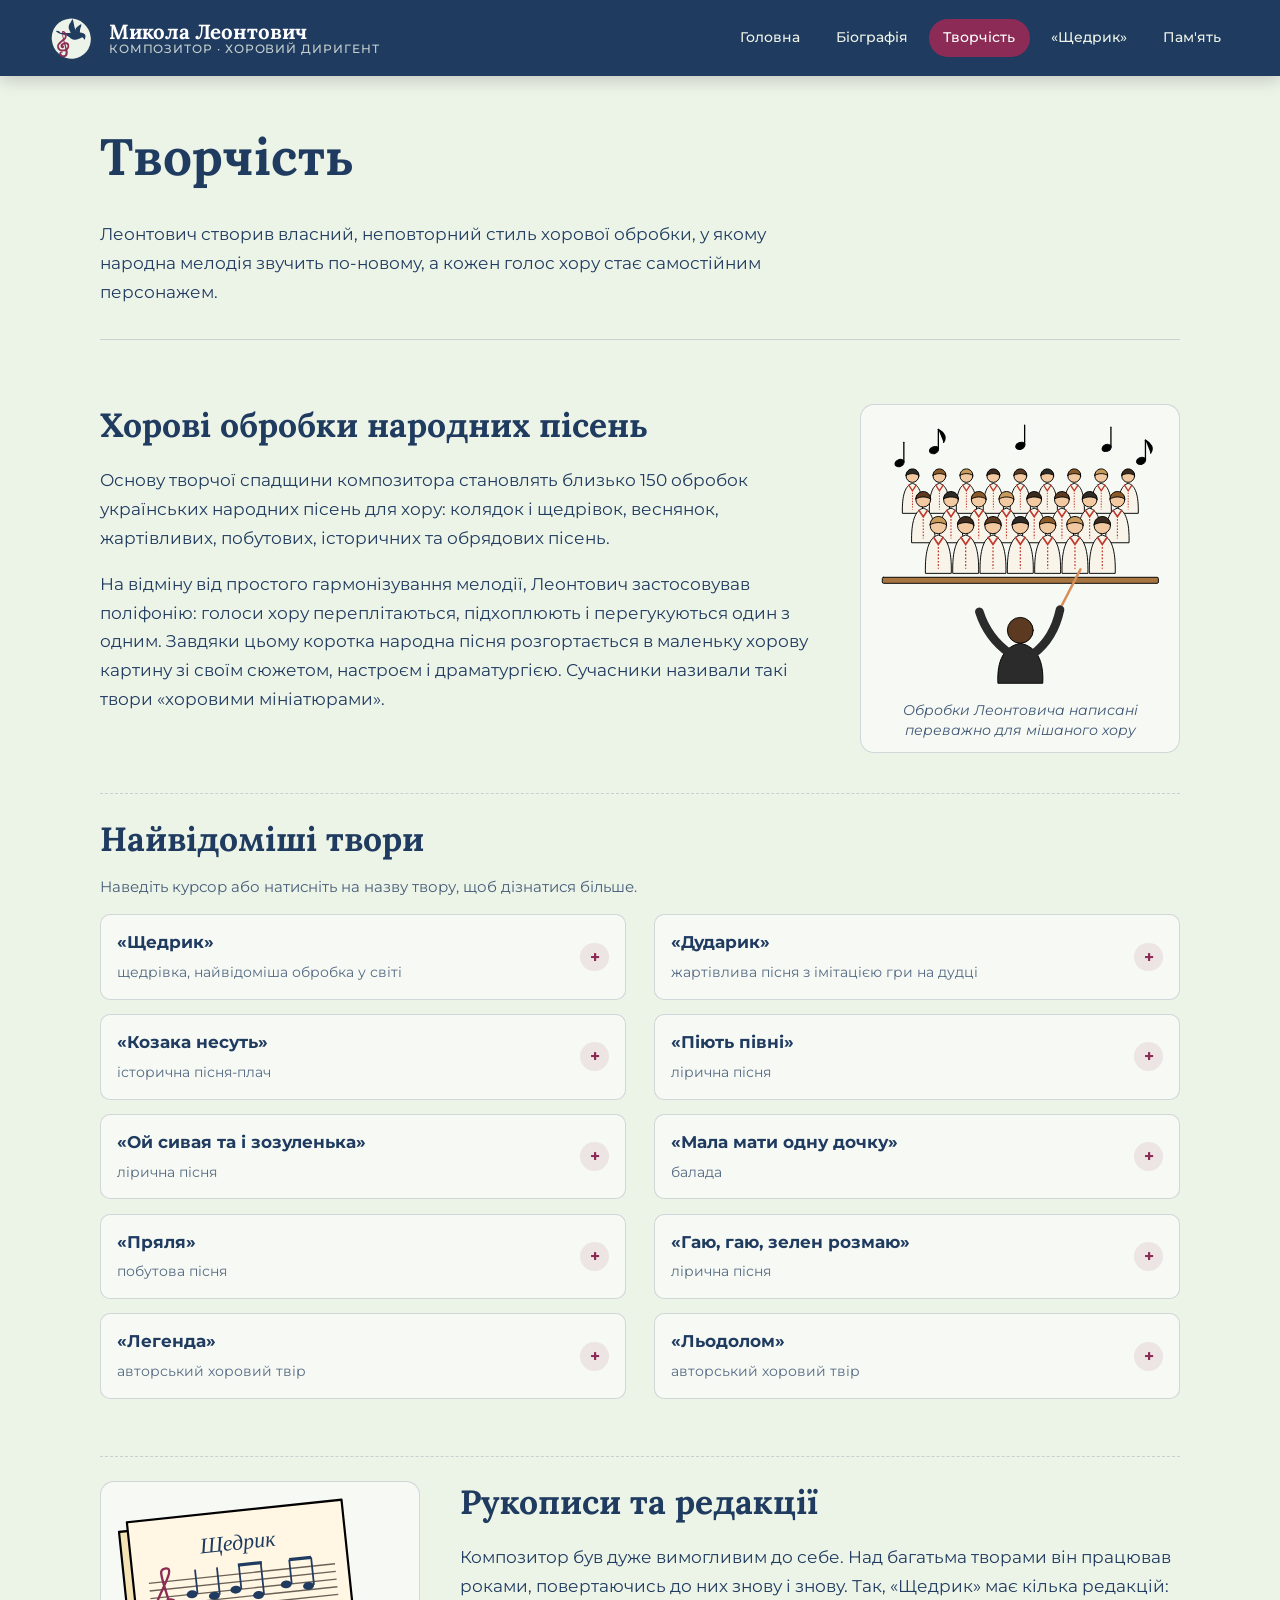
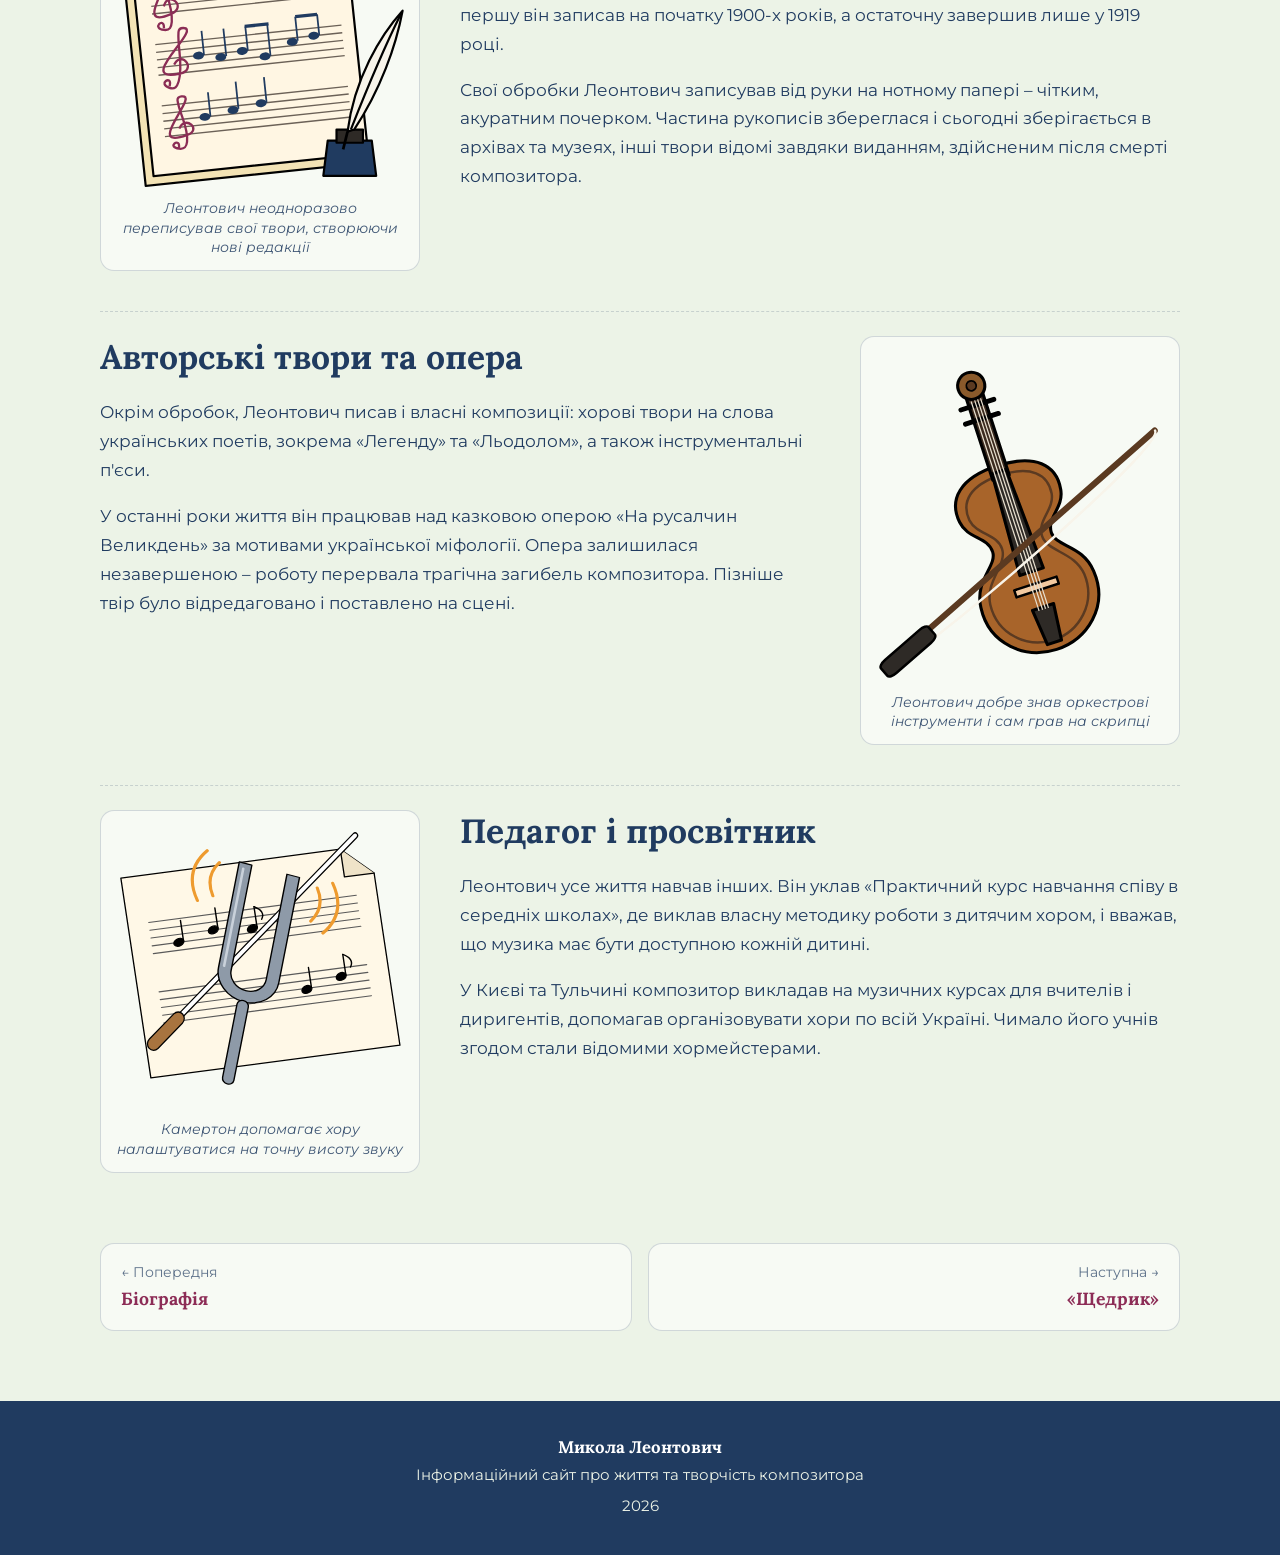
<file: tvorchist.html>
<!DOCTYPE html>
<html lang="uk">
<head>
  <meta charset="UTF-8">
  <meta name="viewport" content="width=device-width, initial-scale=1.0">
  <title>Творчість – Микола Леонтович</title>
  <meta name="description" content="Творчість Миколи Леонтовича: хорові обробки народних пісень, авторські твори, опера.">
  <link rel="icon" href="favicon.png" type="image/png" sizes="180x180">
  <link rel="icon" href="logo.svg" type="image/svg+xml">
  <link rel="apple-touch-icon" href="favicon.png">
  <link rel="preconnect" href="https://fonts.googleapis.com">
  <link rel="preconnect" href="https://fonts.gstatic.com" crossorigin>
  <link href="https://fonts.googleapis.com/css2?family=Lora:ital,wght@0,500;0,700;1,500&family=Montserrat:wght@400;500;600;700&display=swap" rel="stylesheet">
  <link rel="stylesheet" href="css/style.css">
</head>
<body>

  <header class="header">
    <div class="container header__inner">
      <a href="index.html" class="brand">
        <img src="logo.svg" alt="Логотип сайту: ластівка зі скрипковим ключем">
        <span class="brand__name">Микола Леонтович <small>композитор · хоровий диригент</small></span>
      </a>
      <button class="burger" aria-label="Меню" aria-expanded="false"><span></span></button>
      <nav class="nav">
        <ul>
          <li><a href="index.html">Головна</a></li>
          <li><a href="biografiya.html">Біографія</a></li>
          <li><a href="tvorchist.html" class="active">Творчість</a></li>
          <li><a href="shchedryk.html">«Щедрик»</a></li>
          <li><a href="pamyat.html">Пам'ять</a></li>
        </ul>
      </nav>
    </div>
  </header>

  <main class="container">
    <div class="page-head">
      <h1>Творчість</h1>
      <p>Леонтович створив власний, неповторний стиль хорової обробки, у якому народна мелодія
        звучить по-новому, а кожен голос хору стає самостійним персонажем.</p>
    </div>

    <section class="section" id="obrobky">
      <div class="split">
        <div>
          <h2>Хорові обробки народних пісень</h2>
          <p>
            Основу творчої спадщини композитора становлять близько 150 обробок українських
            народних пісень для хору: колядок і щедрівок, веснянок, жартівливих, побутових,
            історичних та обрядових пісень.
          </p>
          <p>
            На відміну від простого гармонізування мелодії, Леонтович застосовував поліфонію:
            голоси хору переплітаються, підхоплюють і перегукуються один з одним. Завдяки цьому
            коротка народна пісня розгортається в маленьку хорову картину зі своїм сюжетом,
            настроєм і драматургією. Сучасники називали такі твори «хоровими мініатюрами».
          </p>
        </div>
        <figure class="figure">
          <img src="hor.svg" alt="Хор у вишиванках і диригент">
          <figcaption>Обробки Леонтовича написані переважно для мішаного хору</figcaption>
        </figure>
      </div>
    </section>

    <section class="section" id="tvory">
      <h2>Найвідоміші твори</h2>
      <p class="works-hint">Наведіть курсор або натисніть на назву твору, щоб дізнатися більше.</p>
      <ul class="works">
        <li class="work">
          <button class="work__head" aria-expanded="false"><span><b>«Щедрик»</b><small>щедрівка, найвідоміша обробка у світі</small></span><span class="work__icon">+</span></button>
          <div class="work__more"><div><p>Обробка новорічної щедрівки про ластівку, що віщує господарю щедрий рік. Увесь твір тримається на безперервному мотиві з чотирьох звуків. Остаточна редакція – 1919 рік; у світі твір відомий як «Carol of the Bells». <a href="shchedryk.html">Докладніше про «Щедрик» →</a></p></div></div>
        </li>
        <li class="work">
          <button class="work__head" aria-expanded="false"><span><b>«Дударик»</b><small>жартівлива пісня з імітацією гри на дудці</small></span><span class="work__icon">+</span></button>
          <div class="work__more"><div><p>Весела пісня про дударика, який грає на дудці. Нижні голоси хору наслідують звучання народного інструмента, а верхні ведуть жваву мелодію. Одна з найулюбленіших обробок хорових колективів.</p></div></div>
        </li>
        <li class="work">
          <button class="work__head" aria-expanded="false"><span><b>«Козака несуть»</b><small>історична пісня-плач</small></span><span class="work__icon">+</span></button>
          <div class="work__more"><div><p>Трагічна пісня про похорон козака: за ним ведуть вороного коня, а кохана плаче за загиблим. Композитор передає ходу траурної процесії та стриманий, глибокий сум, поєднуючи плач і героїку.</p></div></div>
        </li>
        <li class="work">
          <button class="work__head" aria-expanded="false"><span><b>«Піють півні»</b><small>лірична пісня</small></span><span class="work__icon">+</span></button>
          <div class="work__more"><div><p>Ніжна лірична мініатюра з образом світанку, коли співають півні. Голоси хору м'яко переплітаються, створюючи тихий, споглядальний настрій.</p></div></div>
        </li>
        <li class="work">
          <button class="work__head" aria-expanded="false"><span><b>«Ой сивая та і зозуленька»</b><small>лірична пісня</small></span><span class="work__icon">+</span></button>
          <div class="work__more"><div><p>Пісня з традиційним для українського фольклору образом зозулі. В обробці Леонтовича мелодія поступово проходить різними голосами хору, і кожне її проведення звучить по-новому.</p></div></div>
        </li>
        <li class="work">
          <button class="work__head" aria-expanded="false"><span><b>«Мала мати одну дочку»</b><small>балада</small></span><span class="work__icon">+</span></button>
          <div class="work__more"><div><p>Балада з трагічним сюжетом про долю дочки, яку мати віддала заміж далеко від дому. Композитор розгортає коротку пісню в драматичну хорову сцену з наростанням напруги.</p></div></div>
        </li>
        <li class="work">
          <button class="work__head" aria-expanded="false"><span><b>«Пряля»</b><small>побутова пісня</small></span><span class="work__icon">+</span></button>
          <div class="work__more"><div><p>Жартівлива пісня про дівчину за прядкою. Частина хору безперервно повторює коротку фігуру, що нагадує обертання прядки, а на цьому тлі звучить основна мелодія.</p></div></div>
        </li>
        <li class="work">
          <button class="work__head" aria-expanded="false"><span><b>«Гаю, гаю, зелен розмаю»</b><small>лірична пісня</small></span><span class="work__icon">+</span></button>
          <div class="work__more"><div><p>Лірична пісня, у якій природа – зелений гай – співзвучна з почуттями людини. Обробка вирізняється прозорою фактурою та співучістю всіх голосів.</p></div></div>
        </li>
        <li class="work">
          <button class="work__head" aria-expanded="false"><span><b>«Легенда»</b><small>авторський хоровий твір</small></span><span class="work__icon">+</span></button>
          <div class="work__more"><div><p>Оригінальний твір Леонтовича для хору на слова поета Миколи Вороного. Показує композитора не лише як майстра обробок, а і як автора власної музики з виразною образністю.</p></div></div>
        </li>
        <li class="work">
          <button class="work__head" aria-expanded="false"><span><b>«Льодолом»</b><small>авторський хоровий твір</small></span><span class="work__icon">+</span></button>
          <div class="work__more"><div><p>Авторський хоровий твір, у якому скресання криги навесні стає символом пробудження та оновлення. Музика передає рух, силу і радість весняної природи.</p></div></div>
        </li>
      </ul>
    </section>

    <section class="section" id="rukopysy">
      <div class="split split--reverse">
        <figure class="figure">
          <img src="rukopys.svg" alt="Нотний рукопис «Щедрика» з пером і чорнильницею">
          <figcaption>Леонтович неодноразово переписував свої твори, створюючи нові редакції</figcaption>
        </figure>
        <div>
          <h2>Рукописи та редакції</h2>
          <p>
            Композитор був дуже вимогливим до себе. Над багатьма творами він працював роками,
            повертаючись до них знову і знову. Так, «Щедрик» має кілька редакцій: першу він
            записав на початку 1900-х років, а остаточну завершив лише у 1919 році.
          </p>
          <p>
            Свої обробки Леонтович записував від руки на нотному папері – чітким, акуратним
            почерком. Частина рукописів збереглася і сьогодні зберігається в архівах та музеях,
            інші твори відомі завдяки виданням, здійсненим після смерті композитора.
          </p>
        </div>
      </div>
    </section>

    <section class="section" id="avtorski">
      <div class="split">
        <div>
          <h2>Авторські твори та опера</h2>
          <p>
            Окрім обробок, Леонтович писав і власні композиції: хорові твори на слова українських
            поетів, зокрема «Легенду» та «Льодолом», а також інструментальні п'єси.
          </p>
          <p>
            У останні роки життя він працював над казковою оперою «На русалчин Великдень»
            за мотивами української міфології. Опера залишилася незавершеною – роботу перервала
            трагічна загибель композитора. Пізніше твір було відредаговано і поставлено на сцені.
          </p>
        </div>
        <figure class="figure">
          <img src="skrypka.svg" alt="Скрипка зі смичком">
          <figcaption>Леонтович добре знав оркестрові інструменти і сам грав на скрипці</figcaption>
        </figure>
      </div>
    </section>

    <section class="section" id="pedagogika">
      <div class="split split--reverse">
        <figure class="figure">
          <img src="kamerton.svg" alt="Камертон і ноти">
          <figcaption>Камертон допомагає хору налаштуватися на точну висоту звуку</figcaption>
        </figure>
        <div>
          <h2>Педагог і просвітник</h2>
          <p>
            Леонтович усе життя навчав інших. Він уклав «Практичний курс навчання співу
            в середніх школах», де виклав власну методику роботи з дитячим хором, і вважав,
            що музика має бути доступною кожній дитині.
          </p>
          <p>
            У Києві та Тульчині композитор викладав на музичних курсах для вчителів і диригентів,
            допомагав організовувати хори по всій Україні. Чимало його учнів згодом стали
            відомими хормейстерами.
          </p>
        </div>
      </div>
    </section>

    <nav class="pager">
      <a href="biografiya.html"><small>← Попередня</small><b>Біографія</b></a>
      <a href="shchedryk.html" class="next"><small>Наступна →</small><b>«Щедрик»</b></a>
    </nav>
  </main>

  <footer class="footer">
    <div class="container footer__inner">
      <h3>Микола Леонтович</h3>
      <p>Інформаційний сайт про життя та творчість композитора</p>
      <p> 2026</p>
    </div>
  </footer>

  <button class="to-top" aria-label="Вгору">↑</button>
  <script src="js/main.js"></script>
</body>
</html>
</file>
<file: css/style.css>
/* ===== Палітра ===== */
:root {
  --primary: #203B60;      /* домінантний, текст */
  --accent: #8C2C56;       /* активні об'єкти, посилання */
  --bg: #ECF3E7;           /* фон */
  --card: #F7FAF4;
  --line: rgba(32, 59, 96, 0.18);
  --primary-soft: rgba(32, 59, 96, 0.08);
  --accent-soft: rgba(140, 44, 86, 0.1);
  --radius: 14px;
  --font-head: "Lora", Georgia, "Times New Roman", serif;
  --font-body: "Montserrat", "Segoe UI", Arial, sans-serif;
}

* { box-sizing: border-box; }

html { scroll-behavior: smooth; }

body {
  margin: 0;
  background: var(--bg);
  color: var(--primary);
  font-family: var(--font-body);
  font-size: 17px;
  line-height: 1.7;
}

img { max-width: 100%; display: block; }

a { color: var(--accent); text-decoration-thickness: 1px; text-underline-offset: 3px; }
a:hover { text-decoration-thickness: 2px; }

h1, h2, h3 {
  font-family: var(--font-head);
  line-height: 1.25;
  margin: 0 0 0.6em;
  color: var(--primary);
}
h1 { font-size: clamp(2rem, 4.5vw, 3.2rem); }
h2 { font-size: clamp(1.5rem, 3vw, 2.1rem); }
h3 { font-size: 1.25rem; }
p { margin: 0 0 1em; }

.container {
  width: 100%;
  max-width: 1120px;
  margin: 0 auto;
  padding-inline: 20px;
}

/* ===== Шапка (темно-синя, на всю ширину екрана) ===== */
.header {
  position: sticky;
  top: 0;
  z-index: 50;
  background: var(--primary);
  color: var(--bg);
  box-shadow: 0 0.25rem 1rem rgba(0, 0, 0, 0.18);
}
.header__inner {
  display: flex;
  align-items: center;
  justify-content: space-between; /* логотип завжди зліва, меню — справа */
  gap: clamp(0.75rem, 2vw, 2rem);
  width: 100%;
  max-width: none;
  min-height: clamp(3.75rem, 6vw, 4.75rem);
  padding-inline: clamp(1rem, 3.5vw, 4rem);
}
.brand {
  display: flex;
  align-items: center;
  gap: clamp(0.5rem, 1vw, 0.85rem);
  text-decoration: none;
  color: var(--bg);
  min-width: 0;
}
.brand img {
  width: clamp(2.6rem, 4vw, 3.4rem);
  height: auto;
  aspect-ratio: 1;
  flex-shrink: 0;
}
.brand__name {
  font-family: var(--font-head);
  font-weight: 700;
  font-size: clamp(1rem, 1.6vw, 1.3rem);
  line-height: 1.15;
  color: #fff;
}
.brand__name small {
  display: block;
  font-family: var(--font-body);
  font-weight: 500;
  font-size: clamp(0.62rem, 0.9vw, 0.75rem);
  letter-spacing: 0.08em;
  text-transform: uppercase;
  color: var(--bg);
  opacity: 0.8;
}

.nav ul {
  display: flex;
  gap: clamp(0.15rem, 0.6vw, 0.5rem);
  list-style: none;
  margin: 0;
  padding: 0;
}
.nav a {
  display: block;
  padding: 0.5em 1em;
  border-radius: 999px;
  color: var(--bg);
  text-decoration: none;
  font-weight: 500;
  font-size: clamp(0.85rem, 1.1vw, 1rem);
  white-space: nowrap;
  transition: background 0.2s, color 0.2s;
}
.nav a:hover { background: rgba(236, 243, 231, 0.14); color: #fff; }
.nav a.active { background: var(--accent); color: #fff; }

.burger {
  display: none;
  flex-shrink: 0;
  background: none;
  border: 2px solid var(--bg);
  border-radius: 0.6rem;
  width: 2.75rem;
  height: 2.75rem;
  cursor: pointer;
  padding: 0;
}
.burger span,
.burger span::before,
.burger span::after {
  display: block;
  width: 20px;
  height: 2px;
  background: var(--bg);
  margin: 0 auto;
  position: relative;
  transition: transform 0.25s;
}
.burger span::before,
.burger span::after { content: ""; position: absolute; left: 0; }
.burger span::before { top: -6px; }
.burger span::after { top: 6px; }
.burger[aria-expanded="true"] span { background: transparent; }
.burger[aria-expanded="true"] span::before { transform: translateY(6px) rotate(45deg); }
.burger[aria-expanded="true"] span::after { transform: translateY(-6px) rotate(-45deg); }

/* ===== Головний банер ===== */
.hero {
  padding-block: 56px 40px;
}
.hero__inner {
  display: grid;
  grid-template-columns: 1.1fr 1fr;
  gap: 40px;
  align-items: center;
}
.hero__eyebrow {
  display: inline-block;
  font-size: 0.8rem;
  font-weight: 600;
  letter-spacing: 0.12em;
  text-transform: uppercase;
  color: var(--accent);
  margin-bottom: 12px;
}
.hero__lead { font-size: 1.12rem; max-width: 34em; }
.hero__photo {
  isolation: isolate;
  margin: 0;
  position: relative;
}
.hero__photo img {
  width: 100%;
  aspect-ratio: 4 / 3;
  object-fit: cover;
  object-position: 60% 30%;
  border-radius: var(--radius);
  border: 0.4rem solid var(--card);
  box-shadow: 0 1.2rem 2.5rem rgba(32, 59, 96, 0.25);
}
/* ілюстрований портрет: без фото-рамки, по центру колонки */
.hero__photo--art { display: flex; justify-content: center; }
.hero__photo--art img {
  width: min(100%, 26rem);
  aspect-ratio: auto;
  object-fit: contain;
  border: none;
  border-radius: 0;
  box-shadow: none;
  filter: drop-shadow(0 1rem 1.5rem rgba(32, 59, 96, 0.22));
}
.hero__frame { position: relative; isolation: isolate; }
.hero__frame::before {
  content: "";
  position: absolute;
  inset: 1.2rem -1.2rem -1.2rem 1.2rem;
  border: 3px solid var(--accent);
  border-radius: var(--radius);
  z-index: -1;
}
.hero__photo figcaption {
  margin-top: 1.6rem;
  font-size: 0.85rem;
  font-style: italic;
  opacity: 0.85;
}
.hero__dates {
  font-family: var(--font-head);
  font-size: 1.3rem;
  font-style: italic;
  margin-bottom: 18px;
}

.btn {
  display: inline-block;
  padding: 12px 26px;
  border-radius: 999px;
  background: var(--accent);
  color: #fff;
  text-decoration: none;
  font-weight: 600;
  border: 2px solid var(--accent);
  transition: background 0.2s, color 0.2s;
}
.btn:hover { background: transparent; color: var(--accent); }
.btn--ghost { background: transparent; color: var(--primary); border-color: var(--primary); }
.btn--ghost:hover { background: var(--primary); color: #fff; }
.btn-row { display: flex; flex-wrap: wrap; gap: 12px; margin-top: 8px; }

/* ===== Заголовок внутрішніх сторінок ===== */
.page-head {
  padding-block: 48px 32px;
  border-bottom: 1px solid var(--line);
  margin-bottom: 40px;
}
.page-head p { max-width: 42em; font-size: 1.08rem; margin: 0; }
.page-head--split {
  display: grid;
  grid-template-columns: 1fr minmax(12rem, 18rem);
  gap: 2.5rem;
  align-items: center;
}
.page-head--split .figure { max-width: 18rem; width: 100%; justify-self: end; }

/* ===== Розділи ===== */
.section { padding-block: 24px 40px; }
.section + .section { border-top: 1px dashed var(--line); }

.split {
  display: grid;
  grid-template-columns: 1fr 320px;
  gap: 40px;
  align-items: start;
}
.split--reverse { grid-template-columns: 320px 1fr; }
.split--reverse .figure { order: -1; }

.figure {
  margin: 0;
  background: var(--card);
  border: 1px solid var(--line);
  border-radius: var(--radius);
  padding: 0.75rem;
  cursor: zoom-in;
  overflow: hidden;
  transition: transform 0.25s, box-shadow 0.25s;
}
.figure:hover { transform: translateY(-3px); box-shadow: 0 10px 26px rgba(32, 59, 96, 0.12); }
.figure img { width: 100%; height: auto; margin: 0 auto; border-radius: calc(var(--radius) - 6px); }
/* фото заповнюють рамку повністю */
.figure--photo { padding: 0; }
.figure--photo img { border-radius: 0; }
.figure--photo figcaption { padding: 0 0.9rem 0.9rem; }
/* GIF має велике біле полотно — обрізаємо до смуги з ластівкою */
.crop-gif img { aspect-ratio: 2.3 / 1; object-fit: cover; object-position: center 45%; mix-blend-mode: multiply; }
.figure figcaption {
  margin-top: 10px;
  font-size: 0.85rem;
  line-height: 1.45;
  text-align: center;
  font-style: italic;
  opacity: 0.85;
}

/* ===== Картки на головній ===== */
.cards {
  display: grid;
  grid-template-columns: repeat(4, 1fr);
  gap: 20px;
}
.card {
  display: flex;
  flex-direction: column;
  background: var(--card);
  border: 1px solid var(--line);
  border-radius: var(--radius);
  padding: 20px;
  text-decoration: none;
  color: var(--primary);
  transition: transform 0.25s, box-shadow 0.25s, border-color 0.25s;
}
.card:hover { transform: translateY(-4px); border-color: var(--accent); box-shadow: 0 12px 28px rgba(32, 59, 96, 0.12); }
.card img { width: 100%; aspect-ratio: 4 / 3; object-fit: contain; margin-bottom: 12px; }
.card h3 { margin-bottom: 6px; }
.card p { font-size: 0.92rem; line-height: 1.55; flex: 1; }
.card__more { color: var(--accent); font-weight: 600; font-size: 0.92rem; }

/* ===== Цитата ===== */
.quote {
  margin: 28px 0;
  padding: 22px 26px;
  border-left: 4px solid var(--accent);
  background: var(--accent-soft);
  border-radius: 0 var(--radius) var(--radius) 0;
  font-family: var(--font-head);
  font-size: 1.15rem;
  font-style: italic;
}
.quote cite {
  display: block;
  margin-top: 8px;
  font-family: var(--font-body);
  font-size: 0.88rem;
  font-style: normal;
  opacity: 0.8;
}

/* ===== Факти ===== */
.facts {
  display: grid;
  grid-template-columns: repeat(3, 1fr);
  gap: 20px;
  margin-top: 10px;
}
.fact {
  background: var(--primary);
  color: var(--bg);
  border-radius: var(--radius);
  padding: 22px;
}
.fact strong {
  display: block;
  font-family: var(--font-head);
  font-size: 2.1rem;
  line-height: 1.1;
  margin-bottom: 6px;
  color: #fff;
}
.fact span { font-size: 0.92rem; line-height: 1.5; }

/* ===== Хронологія ===== */
.timeline {
  list-style: none;
  margin: 0;
  padding: 0 0 0 28px;
  border-left: 3px solid var(--primary);
}
.timeline li {
  position: relative;
  padding: 0 0 22px 12px;
}
.timeline li::before {
  content: "";
  position: absolute;
  left: -38px;
  top: 6px;
  width: 15px;
  height: 15px;
  border-radius: 50%;
  background: var(--bg);
  border: 3px solid var(--accent);
}
.timeline time {
  display: block;
  font-weight: 700;
  color: var(--accent);
}

/* ===== Список творів (розгортаються при наведенні або кліку) ===== */
.works-hint { font-size: 0.92rem; opacity: 0.8; margin-top: -0.4em; }
.works {
  display: grid;
  grid-template-columns: repeat(2, 1fr);
  gap: 0.9rem 1.75rem;
  align-items: start;
  list-style: none;
  padding: 0;
  margin: 0 0 1em;
}
.work {
  background: var(--card);
  border: 1px solid var(--line);
  border-radius: 10px;
  overflow: hidden;
  transition: border-color 0.2s, box-shadow 0.2s;
}
.work__head {
  display: grid;
  grid-template-columns: 1fr auto;
  align-items: center;
  gap: 0.75rem;
  width: 100%;
  padding: 0.8rem 1rem;
  background: none;
  border: none;
  font: inherit;
  color: inherit;
  text-align: left;
  cursor: pointer;
}
.work__head b { display: block; }
.work__head small { opacity: 0.75; }
.work__icon {
  display: grid;
  place-items: center;
  width: 1.8rem;
  height: 1.8rem;
  border-radius: 50%;
  background: var(--accent-soft);
  color: var(--accent);
  font-weight: 700;
  transition: transform 0.3s, background 0.2s, color 0.2s;
}
.work__more {
  display: grid;
  grid-template-rows: 0fr;
  transition: grid-template-rows 0.35s ease;
}
.work__more > div { overflow: hidden; }
.work__more p {
  margin: 0;
  padding: 0 1rem 1rem;
  font-size: 0.93rem;
  line-height: 1.6;
  border-top: 1px dashed transparent;
}
.work.open,
.work:focus-within { border-color: var(--accent); box-shadow: 0 0.5rem 1.2rem rgba(140, 44, 86, 0.12); }
.work.open .work__more { grid-template-rows: 1fr; }
.work.open .work__icon { transform: rotate(45deg); background: var(--accent); color: #fff; }
@media (hover: hover) {
  .work:hover { border-color: var(--accent); box-shadow: 0 0.5rem 1.2rem rgba(140, 44, 86, 0.12); }
  .work:hover .work__more { grid-template-rows: 1fr; }
  .work:hover .work__icon { transform: rotate(45deg); background: var(--accent); color: #fff; }
}

/* ===== Відео ===== */
.videos {
  display: grid;
  grid-template-columns: repeat(2, 1fr);
  gap: 1.5rem;
}
.video {
  margin: 0;
  background: var(--card);
  border: 1px solid var(--line);
  border-radius: var(--radius);
  overflow: hidden;
}
.video__frame { position: relative; aspect-ratio: 16 / 9; background: var(--primary); }
.video__frame iframe { position: absolute; inset: 0; width: 100%; height: 100%; border: 0; }
.video figcaption { padding: 0.9rem 1rem 1rem; font-size: 0.92rem; line-height: 1.5; }
.video figcaption b { display: block; font-family: var(--font-head); font-size: 1.05rem; }

/* ===== Навчальні заклади ===== */
.schools {
  display: grid;
  grid-template-columns: repeat(3, 1fr);
  gap: 1.25rem;
  list-style: none;
  padding: 0;
  margin: 0.5rem 0 1rem;
}
.schools li {
  background: var(--card);
  border: 1px solid var(--line);
  border-top: 4px solid var(--accent);
  border-radius: var(--radius);
  padding: 1.1rem 1.2rem;
  font-size: 0.93rem;
  line-height: 1.55;
}
.schools b { display: block; font-family: var(--font-head); font-size: 1.05rem; margin-bottom: 0.35rem; }
.schools small { display: block; margin-top: 0.5rem; color: var(--accent); font-weight: 600; }

.lyrics-en { font-style: italic; }
.note { font-size: 0.88rem; opacity: 0.8; }

/* ===== Текст пісні ===== */
.lyrics {
  background: var(--card);
  border: 1px solid var(--line);
  border-radius: var(--radius);
  padding: 26px 30px;
  font-family: var(--font-head);
  font-size: 1.08rem;
  line-height: 1.8;
  columns: 2;
  column-gap: 40px;
}
.lyrics p { break-inside: avoid; }

/* ===== Навігація між сторінками ===== */
.pager {
  display: flex;
  justify-content: space-between;
  gap: 16px;
  flex-wrap: wrap;
  padding-block: 30px 50px;
}
.pager a {
  flex: 1 1 240px;
  padding: 16px 20px;
  border: 1px solid var(--line);
  border-radius: var(--radius);
  text-decoration: none;
  background: var(--card);
  transition: border-color 0.2s;
}
.pager a:hover { border-color: var(--accent); }
.pager small { display: block; color: var(--primary); opacity: 0.7; }
.pager b { font-family: var(--font-head); font-size: 1.1rem; }
.pager .next { text-align: right; }

/* ===== Підвал ===== */
.footer {
  background: var(--primary);
  color: var(--bg);
  padding-block: 36px;
  margin-top: 20px;
  font-size: 0.92rem;
}
.footer__inner {
  display: flex;
  flex-direction: column;
  align-items: center;
  text-align: center;
  gap: 0.35rem;
}
.footer__inner h3, .footer__inner p { margin: 0; }
.footer a { color: #f3c6d9; }
.footer ul { list-style: none; padding: 0; margin: 0; }
.footer h3 { color: #fff; font-size: 1.05rem; }

/* ===== Кнопка «вгору» ===== */
.to-top {
  position: fixed;
  right: 20px;
  bottom: 20px;
  width: 48px;
  height: 48px;
  border-radius: 50%;
  border: none;
  background: var(--accent);
  color: #fff;
  font-size: 1.4rem;
  cursor: pointer;
  box-shadow: 0 6px 16px rgba(0, 0, 0, 0.2);
  opacity: 0;
  pointer-events: none;
  transition: opacity 0.3s;
}
.to-top.show { opacity: 1; pointer-events: auto; }

/* ===== Перегляд зображення ===== */
.lightbox {
  position: fixed;
  inset: 0;
  z-index: 100;
  background: rgba(32, 59, 96, 0.88);
  display: flex;
  align-items: center;
  justify-content: center;
  flex-direction: column;
  padding: 20px;
  cursor: zoom-out;
}
.lightbox[hidden] { display: none; }
.lightbox img {
  max-width: min(90vw, 640px);
  max-height: 78vh;
  background: var(--bg);
  border-radius: var(--radius);
  padding: 20px;
}
.lightbox p { color: #fff; margin-top: 14px; text-align: center; max-width: 640px; }

/* ===== Адаптивність ===== */
@media (max-width: 960px) {
  .cards { grid-template-columns: repeat(2, 1fr); }
  .facts { grid-template-columns: 1fr 1fr; }
  .schools { grid-template-columns: 1fr 1fr; }
}

@media (max-width: 820px) {
  .burger { display: block; }
  .nav {
    position: absolute;
    top: 100%;
    left: 0;
    right: 0;
    background: var(--primary);
    border-top: 1px solid rgba(236, 243, 231, 0.15);
    box-shadow: 0 0.5rem 1rem rgba(0, 0, 0, 0.2);
    display: none;
  }
  .nav.open { display: block; }
  .nav ul { flex-direction: column; padding: 0.6rem clamp(1rem, 3.5vw, 4rem) 1.1rem; }
  .nav a { font-size: 1rem; }
  .hero__inner,
  .split,
  .split--reverse { grid-template-columns: 1fr; }
  .split--reverse .figure { order: 0; }
  .figure { max-width: 360px; margin-inline: auto; width: 100%; }
  .works, .videos { grid-template-columns: 1fr; }
  .lyrics { columns: 1; }
  .page-head--split { grid-template-columns: 1fr; gap: 1.5rem; }
  .page-head--split .figure { justify-self: start; }
  .hero__photo { max-width: 32rem; margin-right: 1.2rem; }
}

@media (max-width: 520px) {
  body { font-size: 16px; }
  .cards, .facts, .schools { grid-template-columns: 1fr; }
  .brand__name small { display: none; }
  .lyrics { padding: 20px; }
}
</file>
